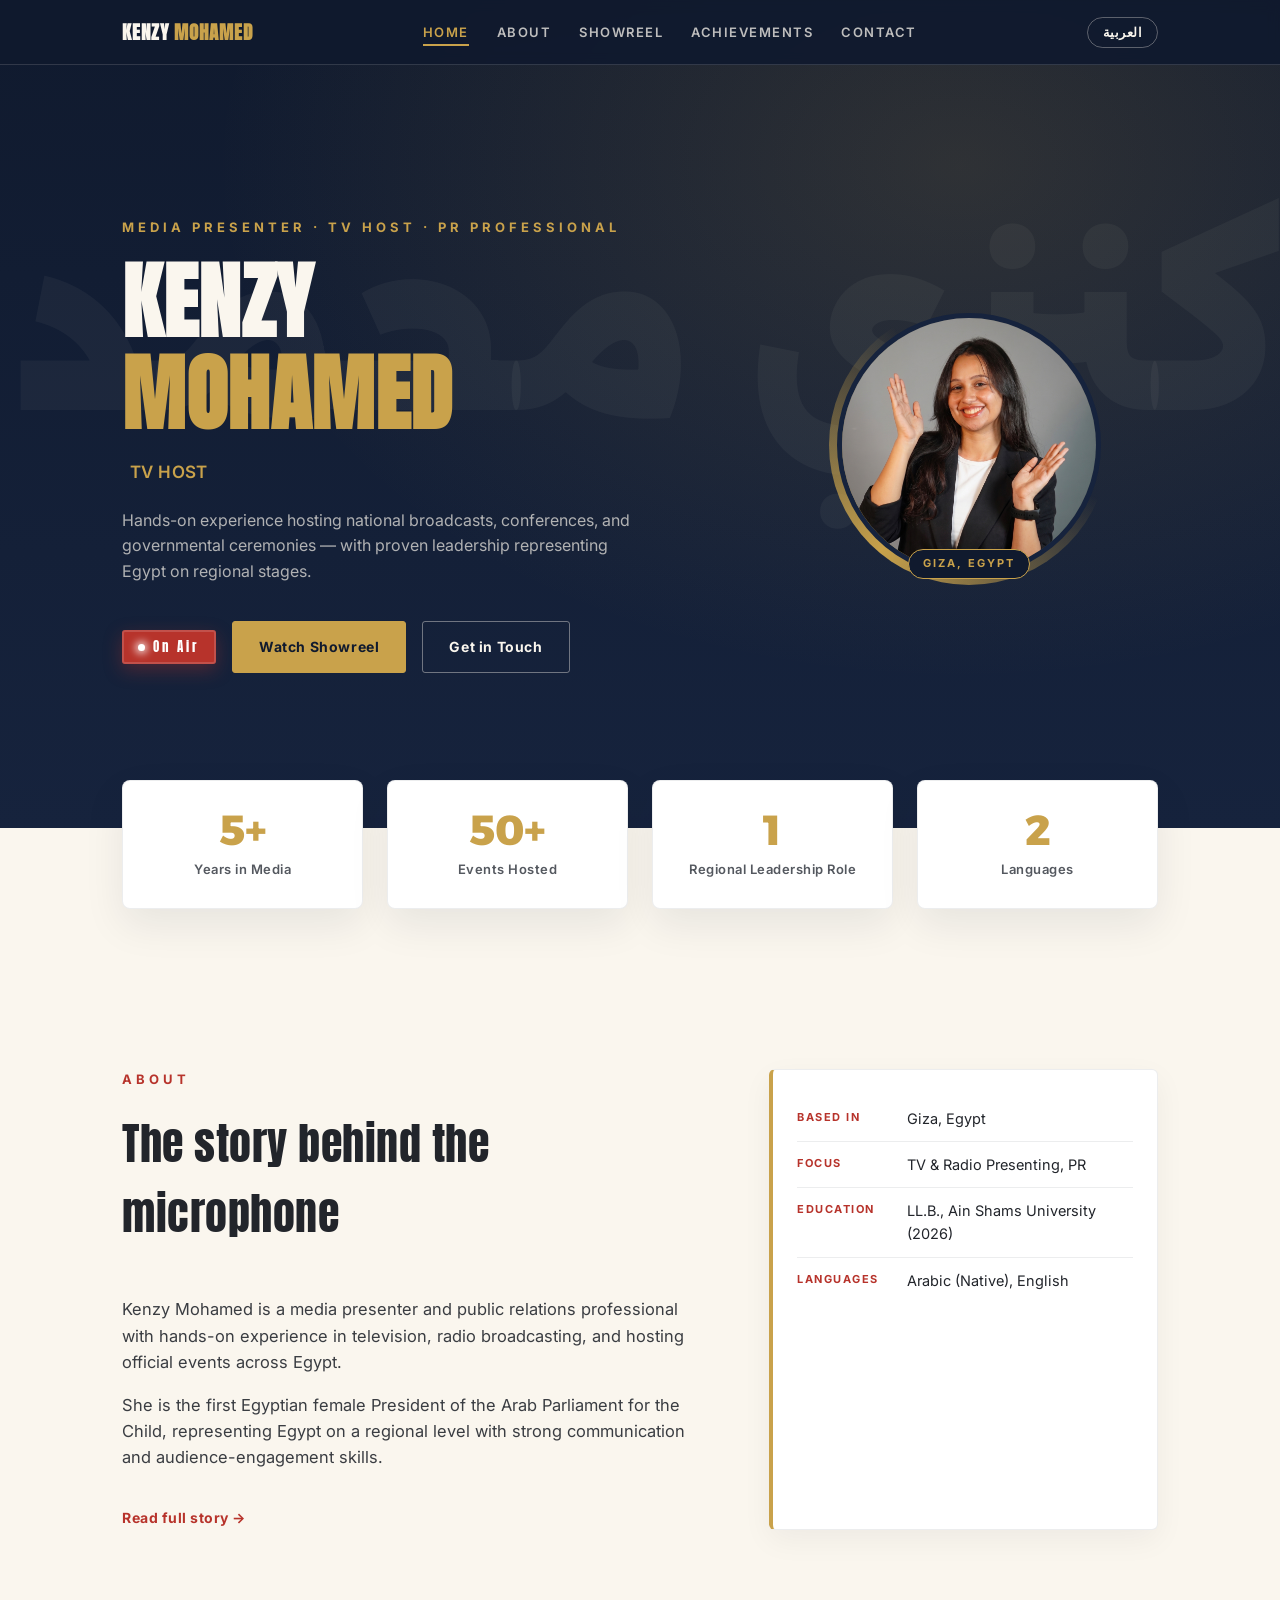
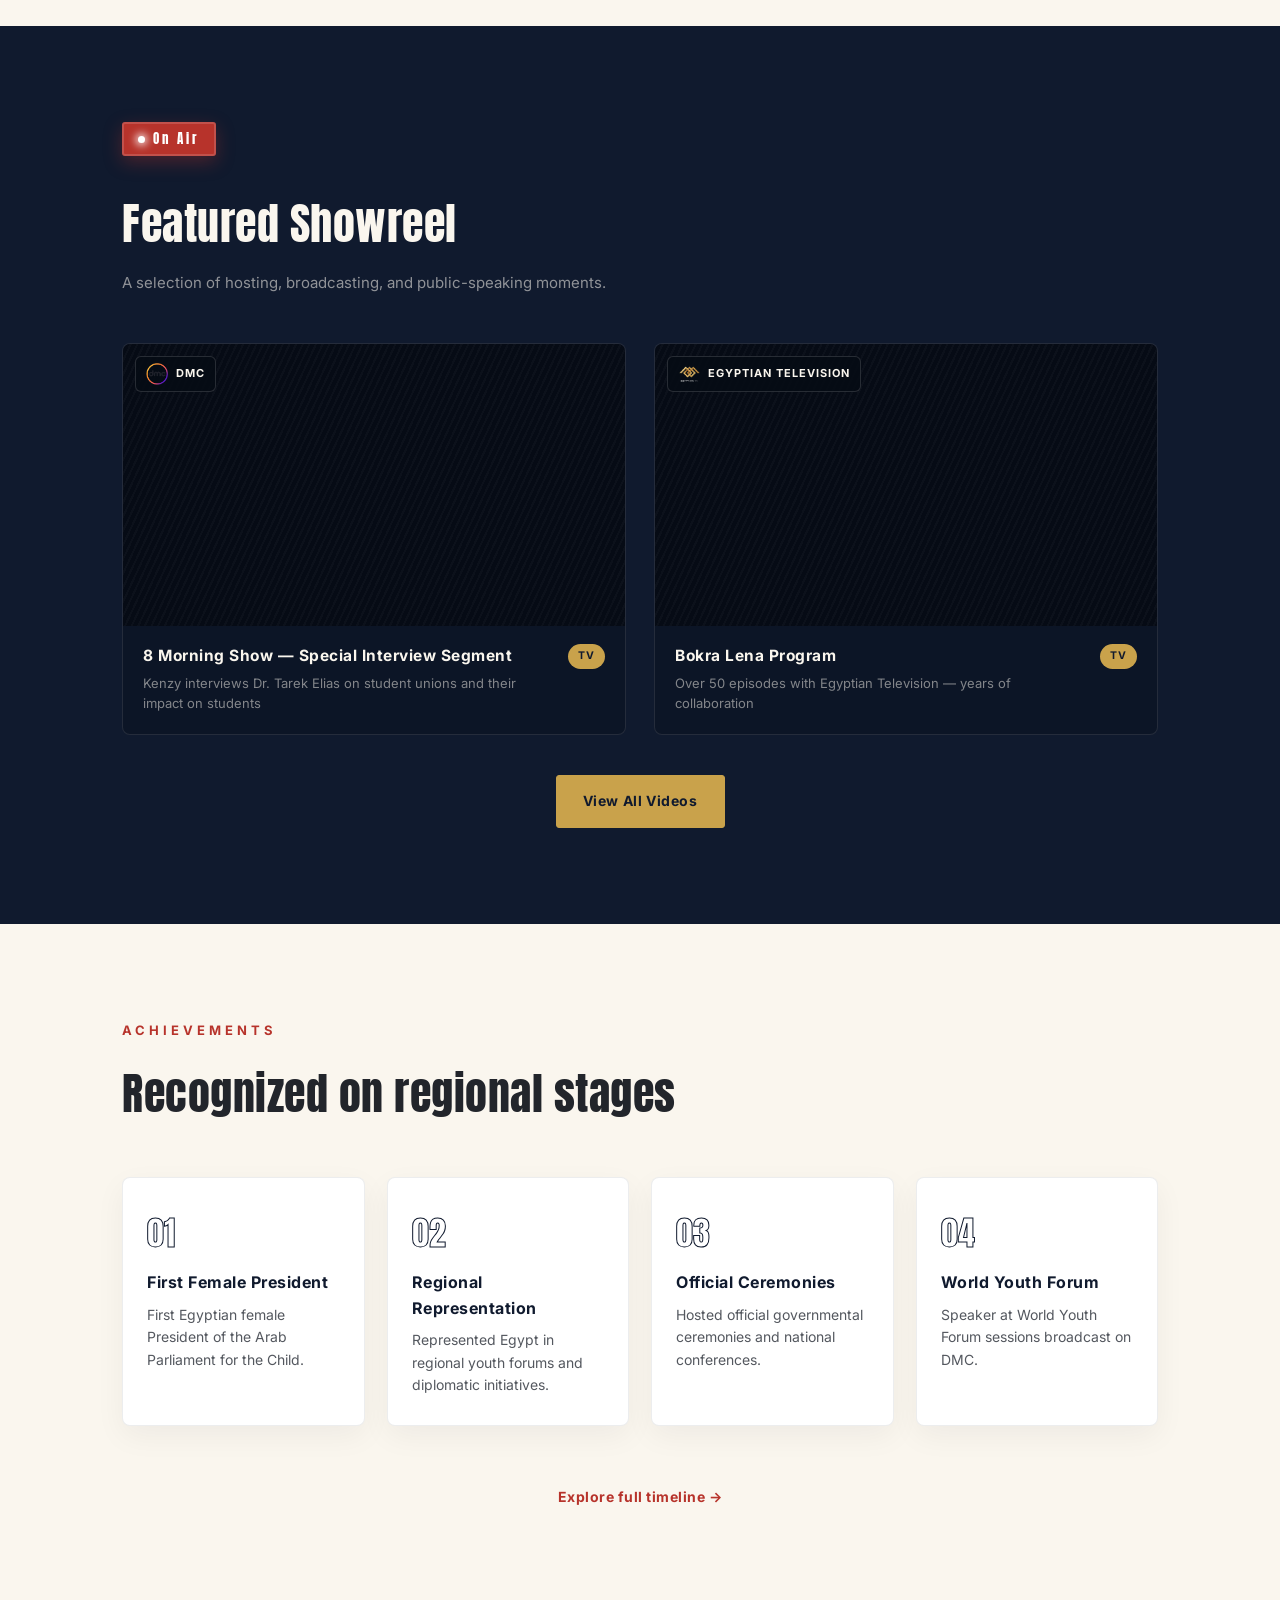
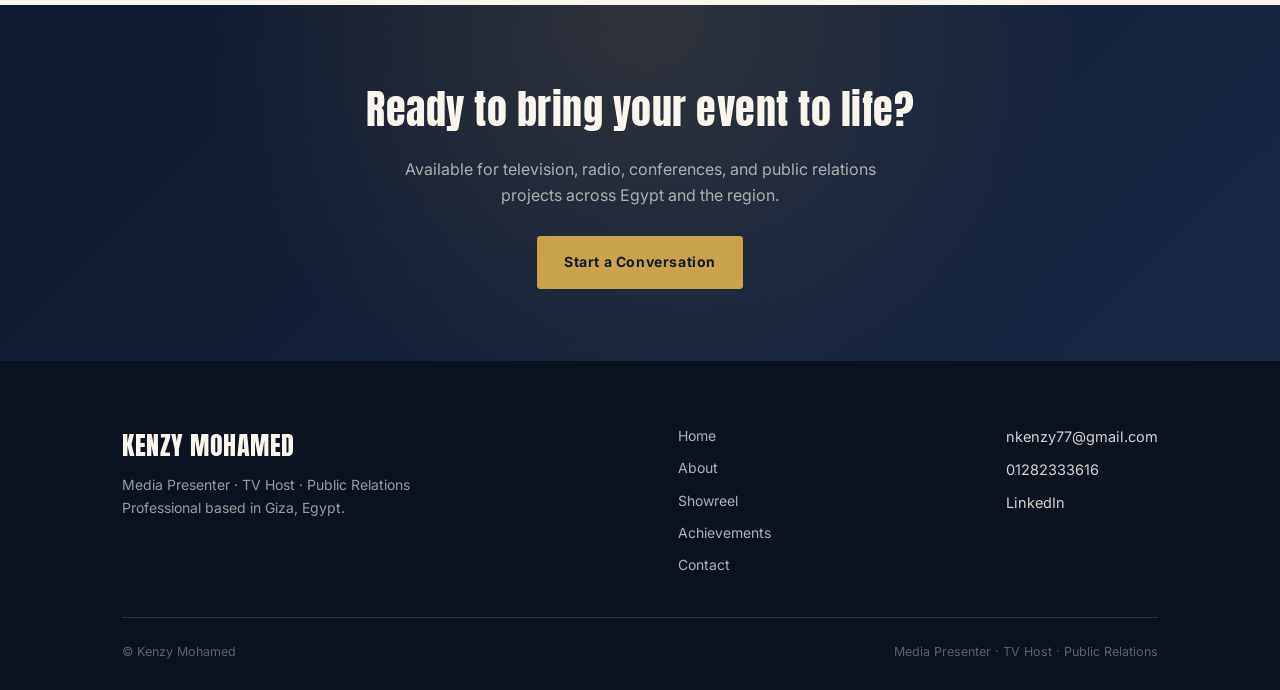
<file: index.html>
<!DOCTYPE html>
<html lang="en">
<head>
<meta charset="UTF-8">
<meta name="viewport" content="width=device-width, initial-scale=1.0">
<title data-i18n="home.metaTitle">Kenzy Mohamed — Media Presenter & PR Professional</title>
<meta name="description" content="Kenzy Mohamed — TV Host, Radio Presenter & Public Relations Professional based in Giza, Egypt." data-i18n-content="home.metaDesc">
<link rel="preconnect" href="https://fonts.googleapis.com">
<link href="https://fonts.googleapis.com/css2?family=Alexandria:wght@400;500;600;700;800;900&family=Anton&family=Inter:wght@400;500;600;700;800&family=Zilla+Slab:ital@0;1&family=Cairo:wght@400;600;700;800&family=Tajawal:wght@400;500;700;900&display=swap" rel="stylesheet">
<link rel="stylesheet" href="css/style.css">
</head>
<body data-page="home">

<div class="preloader" aria-hidden="true">
  <div class="preloader-logo" data-i18n-html="common.logo">KENZY <span>MOHAMED</span></div>
  <div class="preloader-bar"><span></span></div>
</div>

<nav class="nav">
  <div class="wrap">
    <a href="index.html" class="nav-logo" data-i18n-html="common.logo">KENZY <span>MOHAMED</span></a>
    <div class="nav-links" id="navLinks">
      <a href="index.html" data-i18n="nav.home">Home</a>
      <a href="about.html" data-i18n="nav.about">About</a>
      <a href="showreel.html" data-i18n="nav.showreel">Showreel</a>
      <a href="achievements.html" data-i18n="nav.achievements">Achievements</a>
      <a href="contact.html" data-i18n="nav.contact">Contact</a>
    </div>
    <div class="nav-controls">
      <button class="lang-toggle" id="langToggle" type="button" aria-label="Switch language">العربية</button>
      <button class="nav-toggle" id="navToggle" aria-label="Toggle menu">☰</button>
    </div>
  </div>
</nav>

<header class="hero" id="top">
  <div class="wrap hero-grid">
    <div>
      <span class="eyebrow" data-i18n="home.heroEyebrow">Media Presenter · TV Host · PR Professional</span>
      <h1 data-i18n-html="home.heroName">KENZY<br><em>MOHAMED</em></h1>
      <div class="hero-title">
        <span data-typing="TV HOST|Radio|Public Relations|Live Events" data-i18n-typing="home.heroTyping">Television</span>
      </div>
      <p class="hero-tagline" data-i18n="home.heroTagline">Hands-on experience hosting national broadcasts, conferences, and governmental ceremonies — with proven leadership representing Egypt on regional stages.</p>
      <div class="hero-cta">
        <span class="onair" data-i18n="common.onair">On Air</span>
        <a href="showreel.html" class="btn btn-solid" data-i18n="common.watchShowreel">Watch Showreel</a>
        <a href="contact.html" class="btn btn-ghost" data-i18n="common.getInTouch">Get in Touch</a>
      </div>
    </div>
    <div class="hero-photo-wrap">
      <div class="hero-photo-ring">
        <img src="assets/kenzy.jpg" alt="Kenzy Mohamed" data-i18n-alt="common.name">
        <div class="hero-photo-tag" data-i18n="home.heroLocationTag">GIZA, EGYPT</div>
      </div>
    </div>
  </div>
</header>

<section class="light" style="padding-top:0;padding-bottom:64px;">
  <div class="wrap">
    <div class="stats-row">
      <div class="stat-card reveal reveal-up" data-delay="0">
        <div class="num" data-count="5" data-suffix="+">0</div>
        <div class="label" data-i18n="home.statYears">Years in Media</div>
      </div>
      <div class="stat-card reveal reveal-up" data-delay="100">
        <div class="num" data-count="50" data-suffix="+">0</div>
        <div class="label" data-i18n="home.statEvents">Events Hosted</div>
      </div>
      <div class="stat-card reveal reveal-up" data-delay="200">
        <div class="num" data-count="1">0</div>
        <div class="label" data-i18n="home.statLeadership">Regional Leadership Role</div>
      </div>
      <div class="stat-card reveal reveal-up" data-delay="300">
        <div class="num" data-count="2">0</div>
        <div class="label" data-i18n="home.statLanguages">Languages</div>
      </div>
    </div>
  </div>
</section>

<section class="light">
  <div class="wrap about-grid">
    <div class="reveal reveal-left">
      <div class="section-head">
        <span class="eyebrow" data-i18n="common.aboutEyebrow">About</span>
        <h2 data-i18n="home.aboutHeading">The story behind the microphone</h2>
      </div>
      <p data-i18n="home.aboutP1">Kenzy Mohamed is a media presenter and public relations professional with hands-on experience in television, radio broadcasting, and hosting official events across Egypt.</p>
      <p data-i18n="home.aboutP2">She is the first Egyptian female President of the Arab Parliament for the Child, representing Egypt on a regional level with strong communication and audience-engagement skills.</p>
      <a href="about.html" class="text-link" data-i18n="home.aboutReadMore">Read full story →</a>
    </div>
    <div class="fact-card reveal reveal-right" data-delay="150">
      <div class="fact-row"><div class="k" data-i18n="common.factBasedIn">Based in</div><div data-i18n="common.factBasedInVal">Giza, Egypt</div></div>
      <div class="fact-row"><div class="k" data-i18n="common.factFocus">Focus</div><div data-i18n="common.factFocusValShort">TV &amp; Radio Presenting, PR</div></div>
      <div class="fact-row"><div class="k" data-i18n="common.factEducation">Education</div><div data-i18n="common.factEducationVal">LL.B., Ain Shams University (2026)</div></div>
      <div class="fact-row"><div class="k" data-i18n="common.factLanguages">Languages</div><div data-i18n="common.factLanguagesVal">Arabic (Native), English</div></div>
    </div>
  </div>
</section>

<section class="dark">
  <div class="wrap">
    <div class="section-head reveal reveal-up">
      <span class="onair" style="margin-bottom:16px;" data-i18n="common.onair">On Air</span>
      <h2 style="margin-top:16px;" data-i18n="home.showreelHeading">Featured Showreel</h2>
      <p style="color:rgba(250,246,238,0.55);margin-top:12px;font-size:15px;" data-i18n="home.showreelDesc">A selection of hosting, broadcasting, and public-speaking moments.</p>
    </div>
    <div class="video-grid">
      <div class="video-card reveal reveal-up" data-delay="0">
        <div class="video-frame">
          <div class="video-channel">
            <img src="assets/logos/dmc.png" alt="DMC" onerror="this.style.display='none'">
            <span>DMC</span>
          </div>
          <iframe src="https://www.youtube.com/embed/a9ezrN0AweE?start=3131&amp;end=4227" title="8 Morning Show — Kenzy Hosts a Special Interview" loading="lazy" allowfullscreen></iframe>
        </div>
        <div class="video-meta">
          <div><h3 data-i18n="video.v1t">8 Morning Show — Special Interview Segment</h3><p data-i18n="video.v1d">Kenzy interviews Dr. Tarek Elias on student unions and their impact on students</p></div>
          <span class="video-tag" data-i18n="video.v1g">TV</span>
        </div>
      </div>
      <div class="video-card reveal reveal-up" data-delay="120">
        <div class="video-frame">
          <div class="video-channel">
            <img src="assets/logos/التلفيزيون المصري.webp" alt="Egyptian Television" onerror="this.style.display='none'">
            <span data-i18n="video.v4ch">Egyptian Television</span>
          </div>
          <iframe src="https://www.youtube.com/embed/0RQ9aA21-9s" title="Bokra Lena Program" loading="lazy" allowfullscreen></iframe>
        </div>
        <div class="video-meta">
          <div><h3 data-i18n="video.v4t">Bokra Lena Program</h3><p data-i18n="video.v4d">Over 50 episodes with Egyptian Television — years of collaboration</p></div>
          <span class="video-tag" data-i18n="video.v4g">TV</span>
        </div>
      </div>
    </div>
    <div style="text-align:center;margin-top:40px;">
      <a href="showreel.html" class="btn btn-solid" data-i18n="home.showreelViewAll">View All Videos</a>
    </div>
  </div>
</section>

<section class="light">
  <div class="wrap">
    <div class="section-head reveal reveal-up">
      <span class="eyebrow" data-i18n="common.achievementsEyebrow">Achievements</span>
      <h2 data-i18n="home.achHeading">Recognized on regional stages</h2>
    </div>
    <div class="highlight-grid">
      <div class="highlight-card reveal reveal-up" data-delay="0">
        <span class="num">01</span>
        <h3 data-i18n="home.ach1t">First Female President</h3>
        <p data-i18n="home.ach1d">First Egyptian female President of the Arab Parliament for the Child.</p>
      </div>
      <div class="highlight-card reveal reveal-up" data-delay="100">
        <span class="num">02</span>
        <h3 data-i18n="home.ach2t">Regional Representation</h3>
        <p data-i18n="home.ach2d">Represented Egypt in regional youth forums and diplomatic initiatives.</p>
      </div>
      <div class="highlight-card reveal reveal-up" data-delay="200">
        <span class="num">03</span>
        <h3 data-i18n="home.ach3t">Official Ceremonies</h3>
        <p data-i18n="home.ach3d">Hosted official governmental ceremonies and national conferences.</p>
      </div>
      <div class="highlight-card reveal reveal-up" data-delay="300">
        <span class="num">04</span>
        <h3 data-i18n="home.ach4t">World Youth Forum</h3>
        <p data-i18n="home.ach4d">Speaker at World Youth Forum sessions broadcast on DMC.</p>
      </div>
    </div>
    <div style="text-align:center;margin-top:40px;">
      <a href="achievements.html" class="text-link" data-i18n="home.achExplore">Explore full timeline →</a>
    </div>
  </div>
</section>

<section class="cta-band">
  <div class="wrap reveal reveal-scale">
    <h2 data-i18n="home.ctaHeading">Ready to bring your event to life?</h2>
    <p data-i18n="home.ctaDesc">Available for television, radio, conferences, and public relations projects across Egypt and the region.</p>
    <a href="contact.html" class="btn btn-solid" data-i18n="home.ctaButton">Start a Conversation</a>
  </div>
</section>

<footer class="footer">
  <div class="wrap">
    <div class="footer-top">
      <div class="footer-brand">
        <h2 data-i18n="common.logoPlain">KENZY MOHAMED</h2>
        <p data-i18n="footer.tagline">Media Presenter · TV Host · Public Relations Professional based in Giza, Egypt.</p>
      </div>
      <div class="footer-links">
        <a href="index.html" data-i18n="nav.home">Home</a>
        <a href="about.html" data-i18n="nav.about">About</a>
        <a href="showreel.html" data-i18n="nav.showreel">Showreel</a>
        <a href="achievements.html" data-i18n="nav.achievements">Achievements</a>
        <a href="contact.html" data-i18n="nav.contact">Contact</a>
      </div>
      <div class="footer-contact">
        <a href="mailto:nkenzy77@gmail.com">nkenzy77@gmail.com</a>
        <a href="tel:+201282333616">01282333616</a>
        <a href="https://linkedin.com/in/kenzy-mohamed-aa17b4229" target="_blank" rel="noopener">LinkedIn</a>
      </div>
    </div>
    <div class="footer-bottom">
      <span data-i18n="footer.copy">© Kenzy Mohamed</span>
      <span data-i18n="footer.tagShort">Media Presenter · TV Host · Public Relations</span>
    </div>
  </div>
</footer>

<button class="back-top" aria-label="Back to top">↑</button>
<script src="js/main.js"></script>
<script src="js/i18n.js"></script>
</body>
</html>
</file>
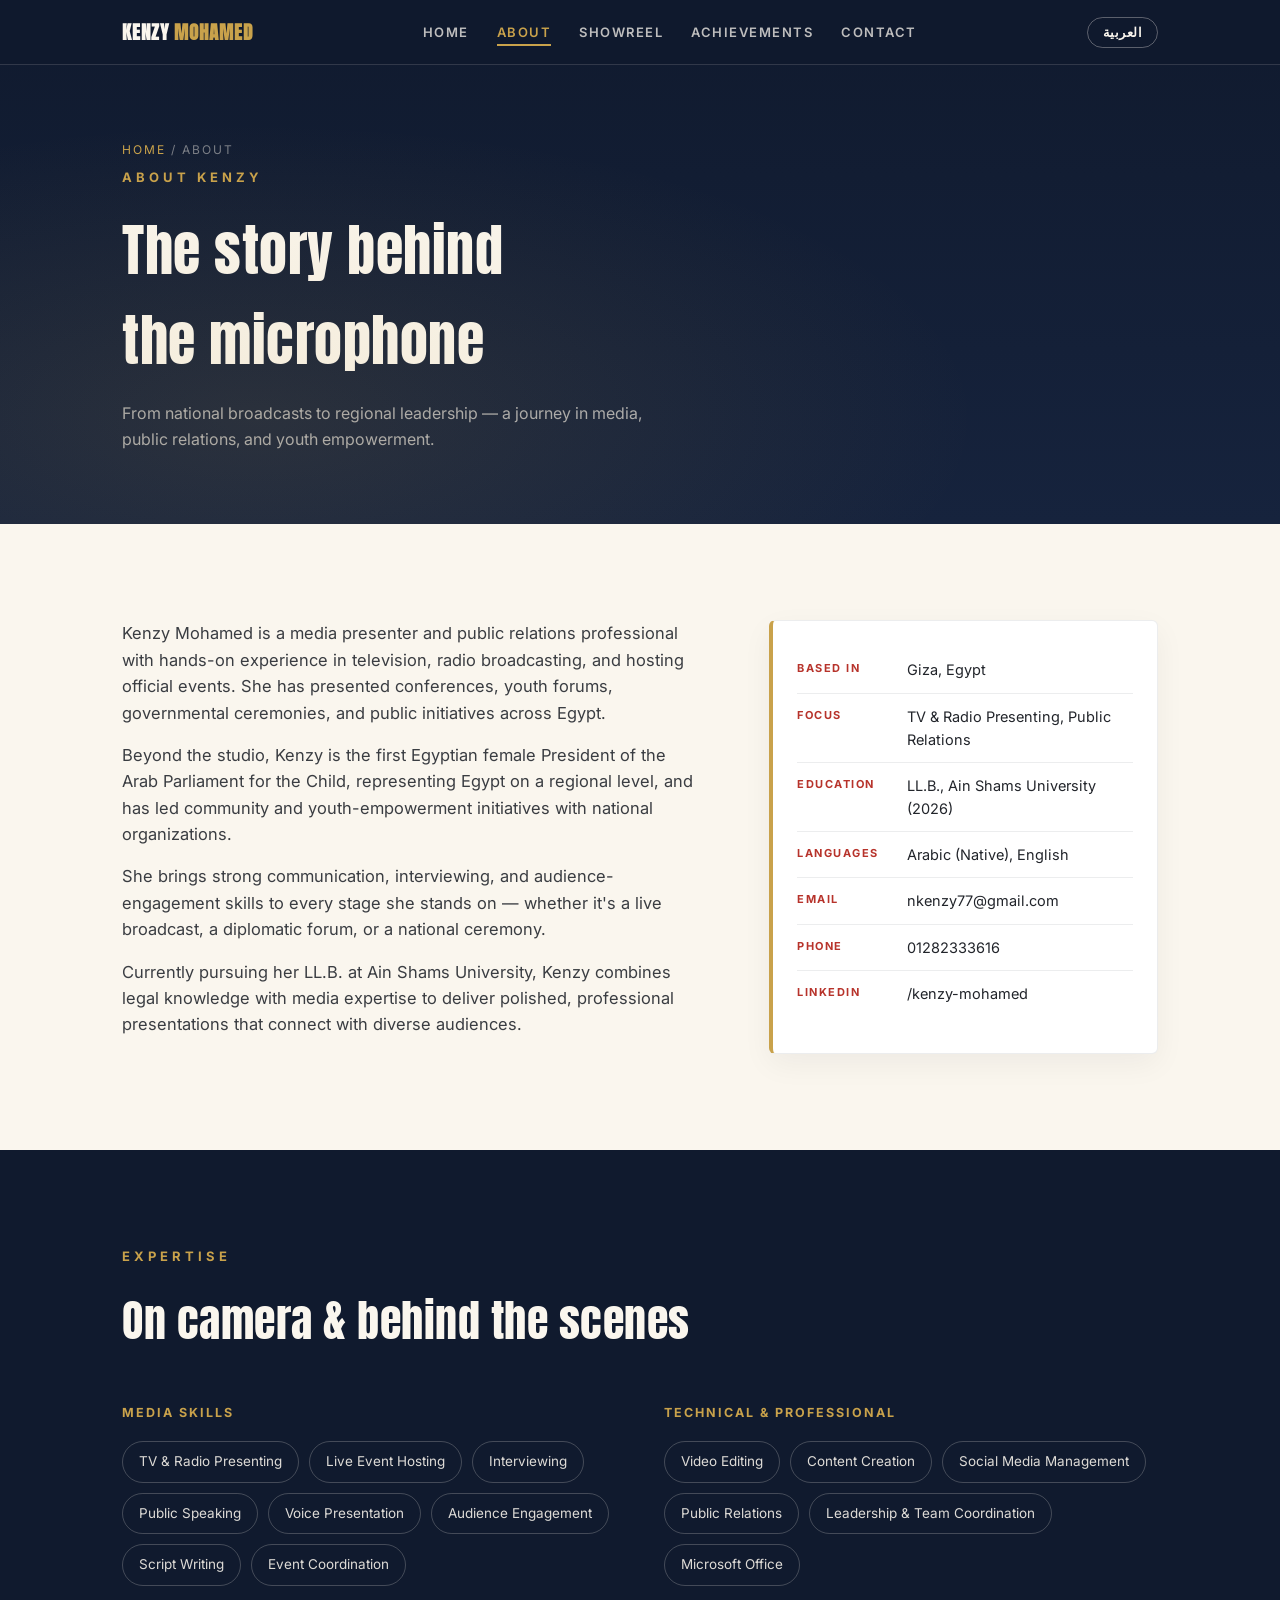
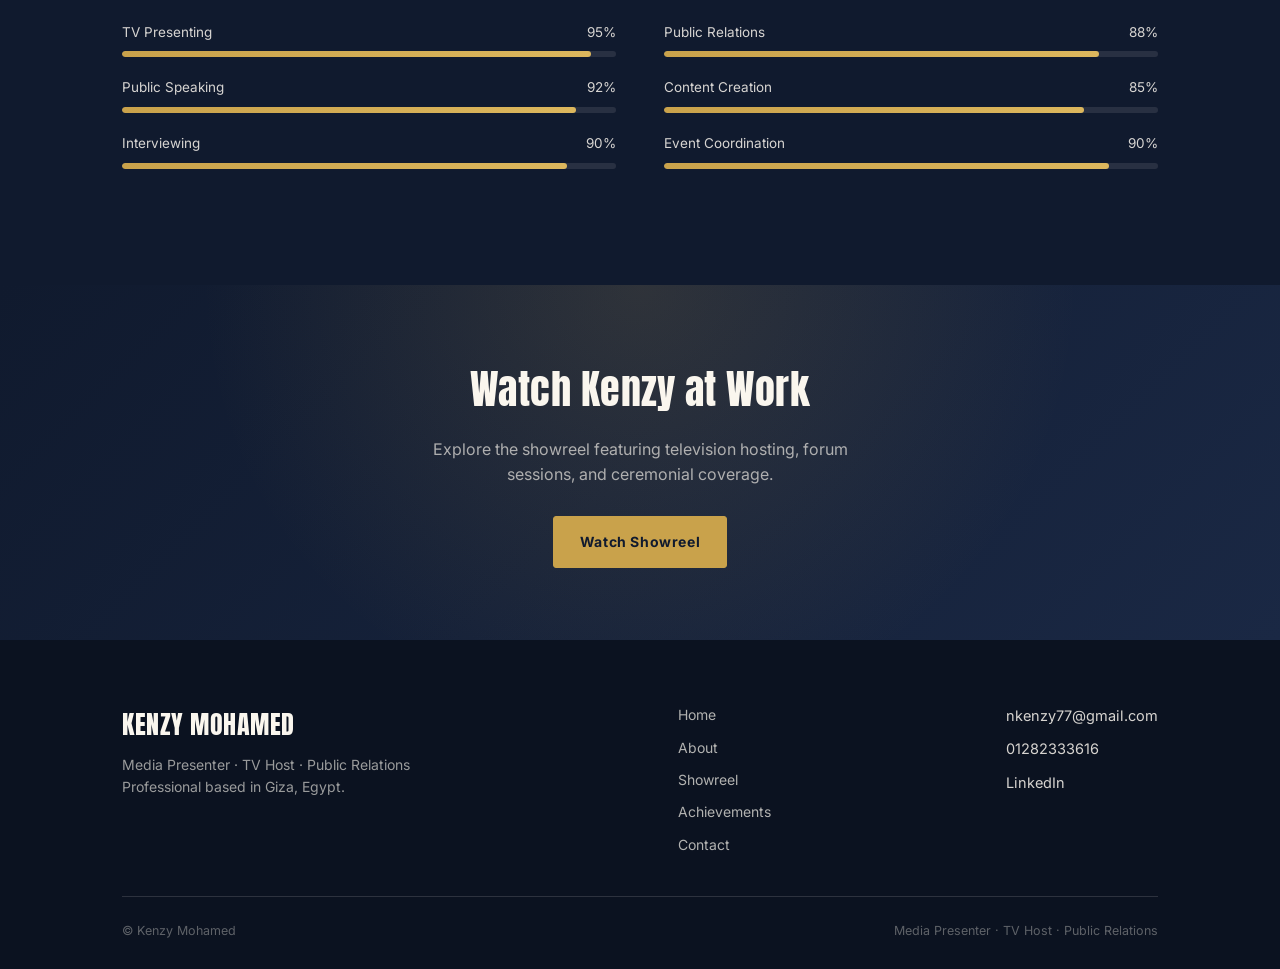
<file: about.html>
﻿<!DOCTYPE html>
<html lang="en">
<head>
<meta charset="UTF-8">
<meta name="viewport" content="width=device-width, initial-scale=1.0">
<title data-i18n="about.metaTitle">About — Kenzy Mohamed</title>
<meta name="description" content="Learn about Kenzy Mohamed — media presenter, TV host, and PR professional from Giza, Egypt." data-i18n-content="about.metaDesc">
<link rel="preconnect" href="https://fonts.googleapis.com">
<link href="https://fonts.googleapis.com/css2?family=Alexandria:wght@400;500;600;700;800;900&family=Anton&family=Inter:wght@400;500;600;700;800&family=Zilla+Slab:ital@0;1&family=Cairo:wght@400;600;700;800&family=Tajawal:wght@400;500;700;900&display=swap" rel="stylesheet">
<link rel="stylesheet" href="css/style.css">
</head>
<body data-page="about">

<div class="preloader" aria-hidden="true">
  <div class="preloader-logo" data-i18n-html="common.logo">KENZY <span>MOHAMED</span></div>
  <div class="preloader-bar"><span></span></div>
</div>

<nav class="nav">
  <div class="wrap">
    <a href="index.html" class="nav-logo" data-i18n-html="common.logo">KENZY <span>MOHAMED</span></a>
    <div class="nav-links" id="navLinks">
      <a href="index.html" data-i18n="nav.home">Home</a>
      <a href="about.html" data-i18n="nav.about">About</a>
      <a href="showreel.html" data-i18n="nav.showreel">Showreel</a>
      <a href="achievements.html" data-i18n="nav.achievements">Achievements</a>
      <a href="contact.html" data-i18n="nav.contact">Contact</a>
    </div>
    <div class="nav-controls">
      <button class="lang-toggle" id="langToggle" type="button" aria-label="Switch language">العربية</button>
      <button class="nav-toggle" id="navToggle" aria-label="Toggle menu">☰</button>
    </div>
  </div>
</nav>

<header class="page-hero">
  <div class="wrap">
    <div class="breadcrumb reveal reveal-up"><a href="index.html" data-i18n="nav.home">Home</a> / <span data-i18n="about.breadcrumb">About</span></div>
    <span class="eyebrow reveal reveal-up" data-delay="50" data-i18n="about.heroEyebrow">About Kenzy</span>
    <h1 class="reveal reveal-up" data-delay="100" data-i18n-html="about.heroH1">The story behind<br>the microphone</h1>
    <p class="reveal reveal-up" data-delay="180" data-i18n="about.heroP">From national broadcasts to regional leadership — a journey in media, public relations, and youth empowerment.</p>
  </div>
</header>

<section class="light">
  <div class="wrap about-grid">
    <div class="reveal reveal-left">
      <p data-i18n="about.p1">Kenzy Mohamed is a media presenter and public relations professional with hands-on experience in television, radio broadcasting, and hosting official events. She has presented conferences, youth forums, governmental ceremonies, and public initiatives across Egypt.</p>
      <p data-i18n="about.p2">Beyond the studio, Kenzy is the first Egyptian female President of the Arab Parliament for the Child, representing Egypt on a regional level, and has led community and youth-empowerment initiatives with national organizations.</p>
      <p data-i18n="about.p3">She brings strong communication, interviewing, and audience-engagement skills to every stage she stands on — whether it's a live broadcast, a diplomatic forum, or a national ceremony.</p>
      <p data-i18n="about.p4">Currently pursuing her LL.B. at Ain Shams University, Kenzy combines legal knowledge with media expertise to deliver polished, professional presentations that connect with diverse audiences.</p>
    </div>
    <div class="fact-card reveal reveal-right" data-delay="150">
      <div class="fact-row"><div class="k" data-i18n="common.factBasedIn">Based in</div><div data-i18n="common.factBasedInVal">Giza, Egypt</div></div>
      <div class="fact-row"><div class="k" data-i18n="common.factFocus">Focus</div><div data-i18n="common.factFocusValFull">TV &amp; Radio Presenting, Public Relations</div></div>
      <div class="fact-row"><div class="k" data-i18n="common.factEducation">Education</div><div data-i18n="common.factEducationVal">LL.B., Ain Shams University (2026)</div></div>
      <div class="fact-row"><div class="k" data-i18n="common.factLanguages">Languages</div><div data-i18n="common.factLanguagesVal">Arabic (Native), English</div></div>
      <div class="fact-row"><div class="k">Email</div><div><a href="mailto:nkenzy77@gmail.com">nkenzy77@gmail.com</a></div></div>
      <div class="fact-row"><div class="k">Phone</div><div><a href="tel:+201282333616">01282333616</a></div></div>
      <div class="fact-row"><div class="k">LinkedIn</div><div><a href="https://linkedin.com/in/kenzy-mohamed-aa17b4229" target="_blank" rel="noopener">/kenzy-mohamed</a></div></div>
    </div>
  </div>
</section>

<section class="dark">
  <div class="wrap">
    <div class="section-head reveal reveal-up">
      <span class="eyebrow" data-i18n="common.expertiseEyebrow">Expertise</span>
      <h2 data-i18n="about.expertiseHeading">On camera &amp; behind the scenes</h2>
    </div>
    <div class="skill-cols">
      <div class="reveal reveal-left">
        <h3 data-i18n="about.mediaSkillsHeading">Media Skills</h3>
        <div class="pill-group">
          <span class="pill" data-i18n="about.pillTvRadio">TV &amp; Radio Presenting</span>
          <span class="pill" data-i18n="about.pillLiveEvent">Live Event Hosting</span>
          <span class="pill" data-i18n="about.pillInterviewing">Interviewing</span>
          <span class="pill" data-i18n="about.pillPublicSpeaking">Public Speaking</span>
          <span class="pill" data-i18n="about.pillVoicePresentation">Voice Presentation</span>
          <span class="pill" data-i18n="about.pillAudienceEngagement">Audience Engagement</span>
          <span class="pill" data-i18n="about.pillScriptWriting">Script Writing</span>
          <span class="pill" data-i18n="about.pillEventCoordination">Event Coordination</span>
        </div>
        <div style="margin-top:36px;">
          <div class="skill-bar-wrap">
            <div class="label"><span data-i18n="about.barTvPresenting">TV Presenting</span><span>95%</span></div>
            <div class="skill-bar"><span data-width="95%"></span></div>
          </div>
          <div class="skill-bar-wrap">
            <div class="label"><span data-i18n="about.barPublicSpeaking">Public Speaking</span><span>92%</span></div>
            <div class="skill-bar"><span data-width="92%"></span></div>
          </div>
          <div class="skill-bar-wrap">
            <div class="label"><span data-i18n="about.barInterviewing">Interviewing</span><span>90%</span></div>
            <div class="skill-bar"><span data-width="90%"></span></div>
          </div>
        </div>
      </div>
      <div class="reveal reveal-right" data-delay="150">
        <h3 data-i18n="about.techProHeading">Technical &amp; Professional</h3>
        <div class="pill-group">
          <span class="pill" data-i18n="about.pillVideoEditing">Video Editing</span>
          <span class="pill" data-i18n="about.pillContentCreation">Content Creation</span>
          <span class="pill" data-i18n="about.pillSocialMedia">Social Media Management</span>
          <span class="pill" data-i18n="about.pillPR">Public Relations</span>
          <span class="pill" data-i18n="about.pillLeadership">Leadership &amp; Team Coordination</span>
          <span class="pill" data-i18n="about.pillMsOffice">Microsoft Office</span>
        </div>
        <div style="margin-top:36px;">
          <div class="skill-bar-wrap">
            <div class="label"><span data-i18n="about.barPR">Public Relations</span><span>88%</span></div>
            <div class="skill-bar"><span data-width="88%"></span></div>
          </div>
          <div class="skill-bar-wrap">
            <div class="label"><span data-i18n="about.barContentCreation">Content Creation</span><span>85%</span></div>
            <div class="skill-bar"><span data-width="85%"></span></div>
          </div>
          <div class="skill-bar-wrap">
            <div class="label"><span data-i18n="about.barEventCoordination">Event Coordination</span><span>90%</span></div>
            <div class="skill-bar"><span data-width="90%"></span></div>
          </div>
        </div>
      </div>
    </div>
  </div>
</section>

<section class="cta-band">
  <div class="wrap reveal reveal-scale">
    <h2 data-i18n="about.ctaHeading">Want to see Kenzy in action?</h2>
    <p data-i18n="about.ctaDesc">Explore the showreel featuring television hosting, forum sessions, and ceremonial coverage.</p>
    <a href="showreel.html" class="btn btn-solid" data-i18n="about.ctaButton">Watch Showreel</a>
  </div>
</section>

<footer class="footer">
  <div class="wrap">
    <div class="footer-top">
      <div class="footer-brand">
        <h2 data-i18n="common.logoPlain">KENZY MOHAMED</h2>
        <p data-i18n="footer.tagline">Media Presenter · TV Host · Public Relations Professional based in Giza, Egypt.</p>
      </div>
      <div class="footer-links">
        <a href="index.html" data-i18n="nav.home">Home</a>
        <a href="about.html" data-i18n="nav.about">About</a>
        <a href="showreel.html" data-i18n="nav.showreel">Showreel</a>
        <a href="achievements.html" data-i18n="nav.achievements">Achievements</a>
        <a href="contact.html" data-i18n="nav.contact">Contact</a>
      </div>
      <div class="footer-contact">
        <a href="mailto:nkenzy77@gmail.com">nkenzy77@gmail.com</a>
        <a href="tel:+201282333616">01282333616</a>
        <a href="https://linkedin.com/in/kenzy-mohamed-aa17b4229" target="_blank" rel="noopener">LinkedIn</a>
      </div>
    </div>
    <div class="footer-bottom">
      <span data-i18n="footer.copy">© Kenzy Mohamed</span>
      <span data-i18n="footer.tagShort">Media Presenter · TV Host · Public Relations</span>
    </div>
  </div>
</footer>

<button class="back-top" aria-label="Back to top">↑</button>
<script src="js/main.js"></script>
<script src="js/i18n.js"></script>
</body>
</html>
</file>
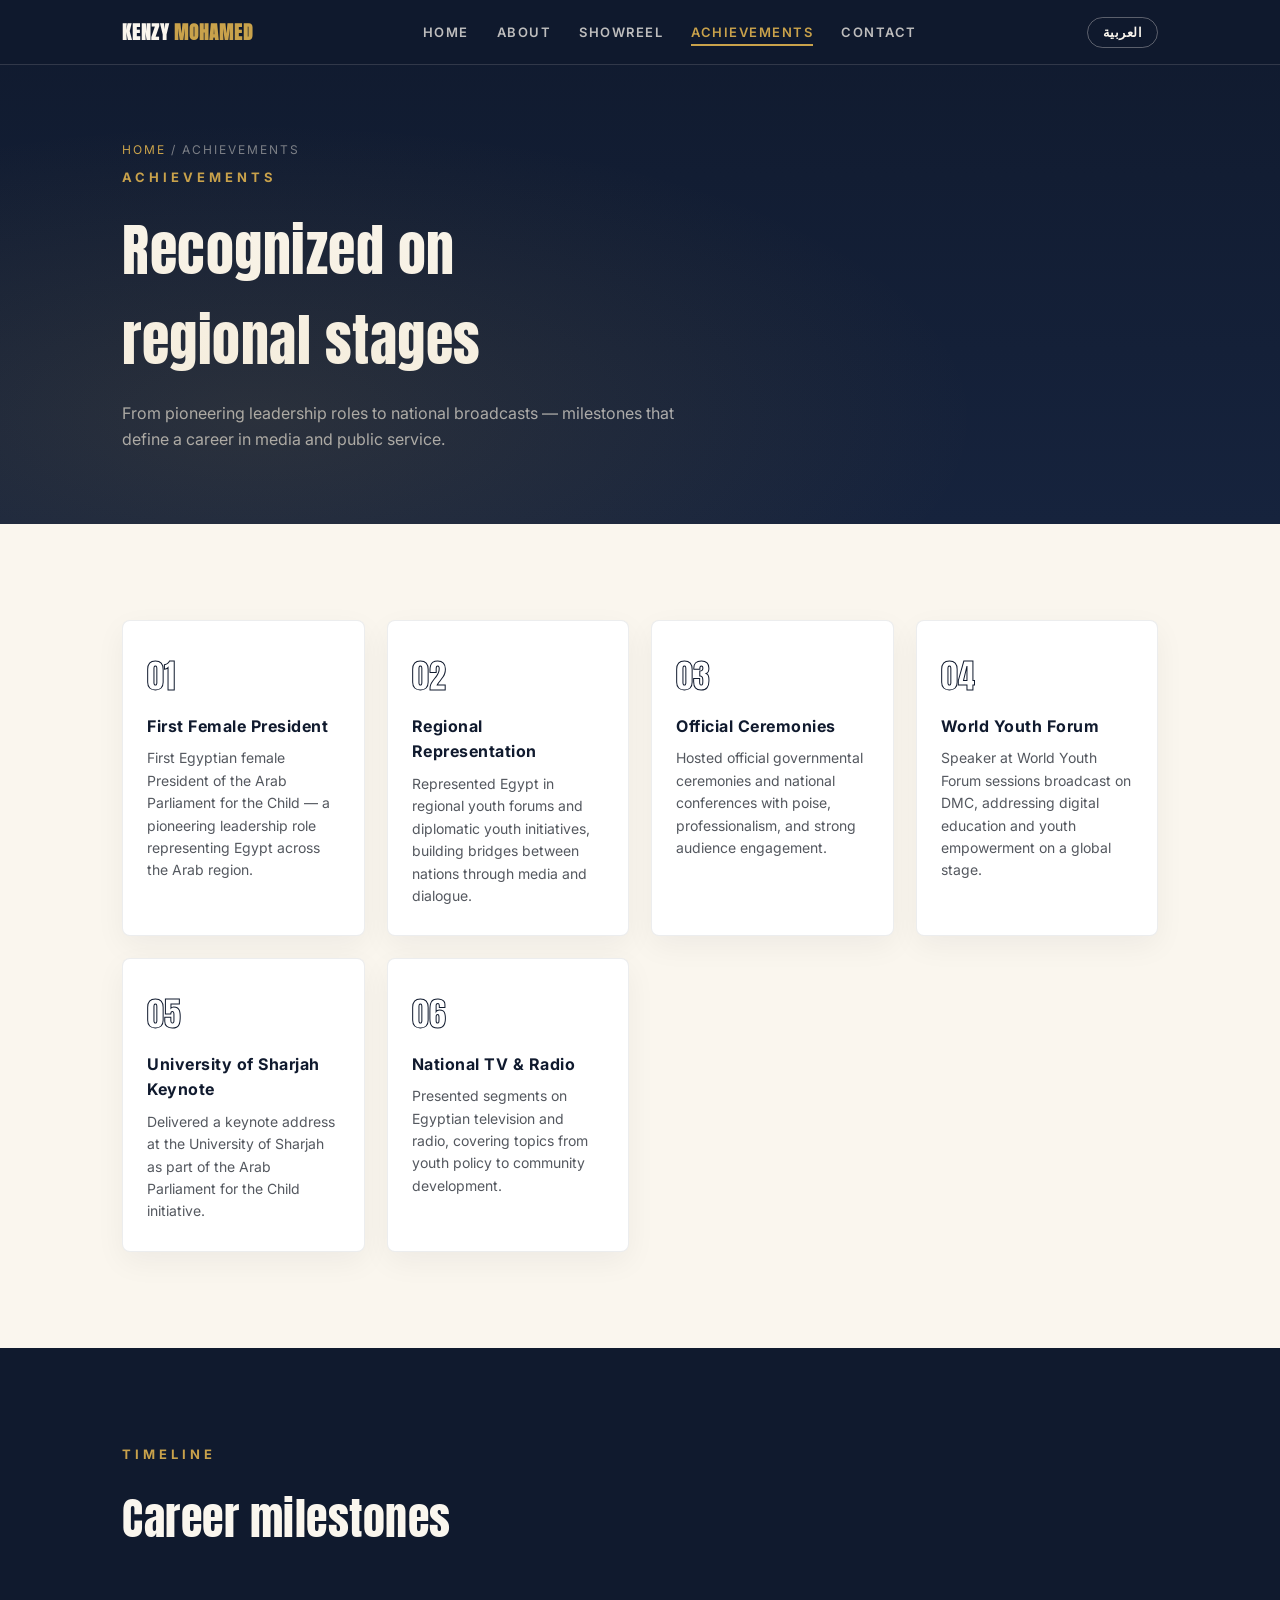
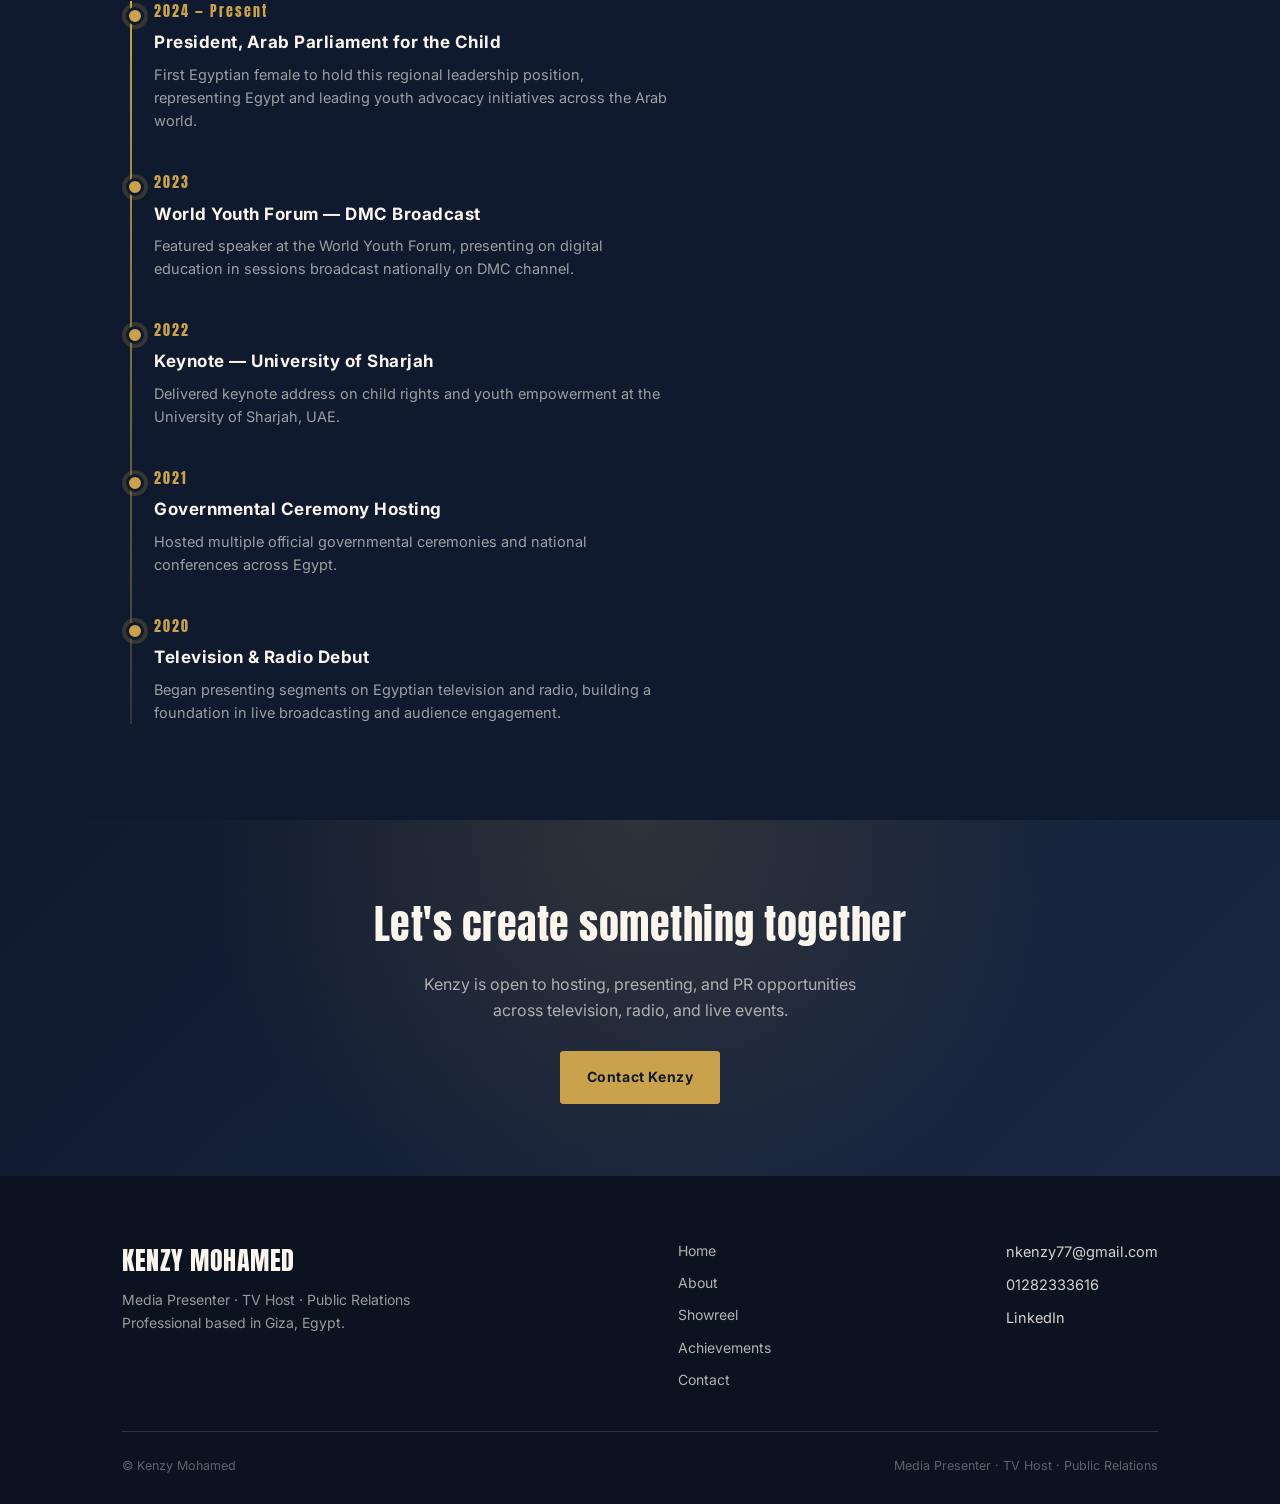
<file: achievements.html>
﻿<!DOCTYPE html>
<html lang="en">
<head>
<meta charset="UTF-8">
<meta name="viewport" content="width=device-width, initial-scale=1.0">
<title data-i18n="achievements.metaTitle">Achievements — Kenzy Mohamed</title>
<meta name="description" content="Kenzy Mohamed's achievements — regional leadership, official ceremonies, and World Youth Forum." data-i18n-content="achievements.metaDesc">
<link rel="preconnect" href="https://fonts.googleapis.com">
<link href="https://fonts.googleapis.com/css2?family=Alexandria:wght@400;500;600;700;800;900&family=Anton&family=Inter:wght@400;500;600;700;800&family=Zilla+Slab:ital@0;1&family=Cairo:wght@400;600;700;800&family=Tajawal:wght@400;500;700;900&display=swap" rel="stylesheet">
<link rel="stylesheet" href="css/style.css">
</head>
<body data-page="achievements">

<div class="preloader" aria-hidden="true">
  <div class="preloader-logo" data-i18n-html="common.logo">KENZY <span>MOHAMED</span></div>
  <div class="preloader-bar"><span></span></div>
</div>

<nav class="nav">
  <div class="wrap">
    <a href="index.html" class="nav-logo" data-i18n-html="common.logo">KENZY <span>MOHAMED</span></a>
    <div class="nav-links" id="navLinks">
      <a href="index.html" data-i18n="nav.home">Home</a>
      <a href="about.html" data-i18n="nav.about">About</a>
      <a href="showreel.html" data-i18n="nav.showreel">Showreel</a>
      <a href="achievements.html" data-i18n="nav.achievements">Achievements</a>
      <a href="contact.html" data-i18n="nav.contact">Contact</a>
    </div>
    <div class="nav-controls">
      <button class="lang-toggle" id="langToggle" type="button" aria-label="Switch language">العربية</button>
      <button class="nav-toggle" id="navToggle" aria-label="Toggle menu">☰</button>
    </div>
  </div>
</nav>

<header class="page-hero">
  <div class="wrap">
    <div class="breadcrumb reveal reveal-up"><a href="index.html" data-i18n="nav.home">Home</a> / <span data-i18n="achievements.breadcrumb">Achievements</span></div>
    <span class="eyebrow reveal reveal-up" data-delay="50" data-i18n="achievements.heroEyebrow">Achievements</span>
    <h1 class="reveal reveal-up" data-delay="100" data-i18n-html="achievements.heroH1">Recognized on<br>regional stages</h1>
    <p class="reveal reveal-up" data-delay="180" data-i18n="achievements.heroP">From pioneering leadership roles to national broadcasts — milestones that define a career in media and public service.</p>
  </div>
</header>

<section class="light">
  <div class="wrap">
    <div class="highlight-grid">
      <div class="highlight-card reveal reveal-up" data-delay="0">
        <span class="num">01</span>
        <h3 data-i18n="achievements.c1t">First Female President</h3>
        <p data-i18n="achievements.c1d">First Egyptian female President of the Arab Parliament for the Child — a pioneering leadership role representing Egypt across the Arab region.</p>
      </div>
      <div class="highlight-card reveal reveal-up" data-delay="100">
        <span class="num">02</span>
        <h3 data-i18n="achievements.c2t">Regional Representation</h3>
        <p data-i18n="achievements.c2d">Represented Egypt in regional youth forums and diplomatic youth initiatives, building bridges between nations through media and dialogue.</p>
      </div>
      <div class="highlight-card reveal reveal-up" data-delay="200">
        <span class="num">03</span>
        <h3 data-i18n="achievements.c3t">Official Ceremonies</h3>
        <p data-i18n="achievements.c3d">Hosted official governmental ceremonies and national conferences with poise, professionalism, and strong audience engagement.</p>
      </div>
      <div class="highlight-card reveal reveal-up" data-delay="300">
        <span class="num">04</span>
        <h3 data-i18n="achievements.c4t">World Youth Forum</h3>
        <p data-i18n="achievements.c4d">Speaker at World Youth Forum sessions broadcast on DMC, addressing digital education and youth empowerment on a global stage.</p>
      </div>
      <div class="highlight-card reveal reveal-up" data-delay="0">
        <span class="num">05</span>
        <h3 data-i18n="achievements.c5t">University of Sharjah Keynote</h3>
        <p data-i18n="achievements.c5d">Delivered a keynote address at the University of Sharjah as part of the Arab Parliament for the Child initiative.</p>
      </div>
      <div class="highlight-card reveal reveal-up" data-delay="100">
        <span class="num">06</span>
        <h3 data-i18n="achievements.c6t">National TV &amp; Radio</h3>
        <p data-i18n="achievements.c6d">Presented segments on Egyptian television and radio, covering topics from youth policy to community development.</p>
      </div>
    </div>
  </div>
</section>

<section class="dark">
  <div class="wrap">
    <div class="section-head reveal reveal-up">
      <span class="eyebrow" data-i18n="common.timelineEyebrow">Timeline</span>
      <h2 data-i18n="achievements.timelineHeading">Career milestones</h2>
    </div>
    <div class="timeline">
      <div class="timeline-item reveal reveal-left" data-delay="0">
        <div class="timeline-year" data-i18n="achievements.t1y">2024 — Present</div>
        <h3 data-i18n="achievements.t1t">President, Arab Parliament for the Child</h3>
        <p data-i18n="achievements.t1d">First Egyptian female to hold this regional leadership position, representing Egypt and leading youth advocacy initiatives across the Arab world.</p>
      </div>
      <div class="timeline-item reveal reveal-left" data-delay="100">
        <div class="timeline-year" data-i18n="achievements.t2y">2023</div>
        <h3 data-i18n="achievements.t2t">World Youth Forum — DMC Broadcast</h3>
        <p data-i18n="achievements.t2d">Featured speaker at the World Youth Forum, presenting on digital education in sessions broadcast nationally on DMC channel.</p>
      </div>
      <div class="timeline-item reveal reveal-left" data-delay="200">
        <div class="timeline-year" data-i18n="achievements.t3y">2022</div>
        <h3 data-i18n="achievements.t3t">Keynote — University of Sharjah</h3>
        <p data-i18n="achievements.t3d">Delivered keynote address on child rights and youth empowerment at the University of Sharjah, UAE.</p>
      </div>
      <div class="timeline-item reveal reveal-left" data-delay="300">
        <div class="timeline-year" data-i18n="achievements.t4y">2021</div>
        <h3 data-i18n="achievements.t4t">Governmental Ceremony Hosting</h3>
        <p data-i18n="achievements.t4d">Hosted multiple official governmental ceremonies and national conferences across Egypt.</p>
      </div>
      <div class="timeline-item reveal reveal-left" data-delay="400">
        <div class="timeline-year" data-i18n="achievements.t5y">2020</div>
        <h3 data-i18n="achievements.t5t">Television &amp; Radio Debut</h3>
        <p data-i18n="achievements.t5d">Began presenting segments on Egyptian television and radio, building a foundation in live broadcasting and audience engagement.</p>
      </div>
    </div>
  </div>
</section>

<section class="cta-band">
  <div class="wrap reveal reveal-scale">
    <h2 data-i18n="achievements.ctaHeading">Let's create something together</h2>
    <p data-i18n="achievements.ctaDesc">Kenzy is open to hosting, presenting, and PR opportunities across television, radio, and live events.</p>
    <a href="contact.html" class="btn btn-solid" data-i18n="achievements.ctaButton">Contact Kenzy</a>
  </div>
</section>

<footer class="footer">
  <div class="wrap">
    <div class="footer-top">
      <div class="footer-brand">
        <h2 data-i18n="common.logoPlain">KENZY MOHAMED</h2>
        <p data-i18n="footer.tagline">Media Presenter · TV Host · Public Relations Professional based in Giza, Egypt.</p>
      </div>
      <div class="footer-links">
        <a href="index.html" data-i18n="nav.home">Home</a>
        <a href="about.html" data-i18n="nav.about">About</a>
        <a href="showreel.html" data-i18n="nav.showreel">Showreel</a>
        <a href="achievements.html" data-i18n="nav.achievements">Achievements</a>
        <a href="contact.html" data-i18n="nav.contact">Contact</a>
      </div>
      <div class="footer-contact">
        <a href="mailto:nkenzy77@gmail.com">nkenzy77@gmail.com</a>
        <a href="tel:+201282333616">01282333616</a>
        <a href="https://linkedin.com/in/kenzy-mohamed-aa17b4229" target="_blank" rel="noopener">LinkedIn</a>
      </div>
    </div>
    <div class="footer-bottom">
      <span data-i18n="footer.copy">© Kenzy Mohamed</span>
      <span data-i18n="footer.tagShort">Media Presenter · TV Host · Public Relations</span>
    </div>
  </div>
</footer>

<button class="back-top" aria-label="Back to top">↑</button>
<script src="js/main.js"></script>
<script src="js/i18n.js"></script>
</body>
</html>
</file>
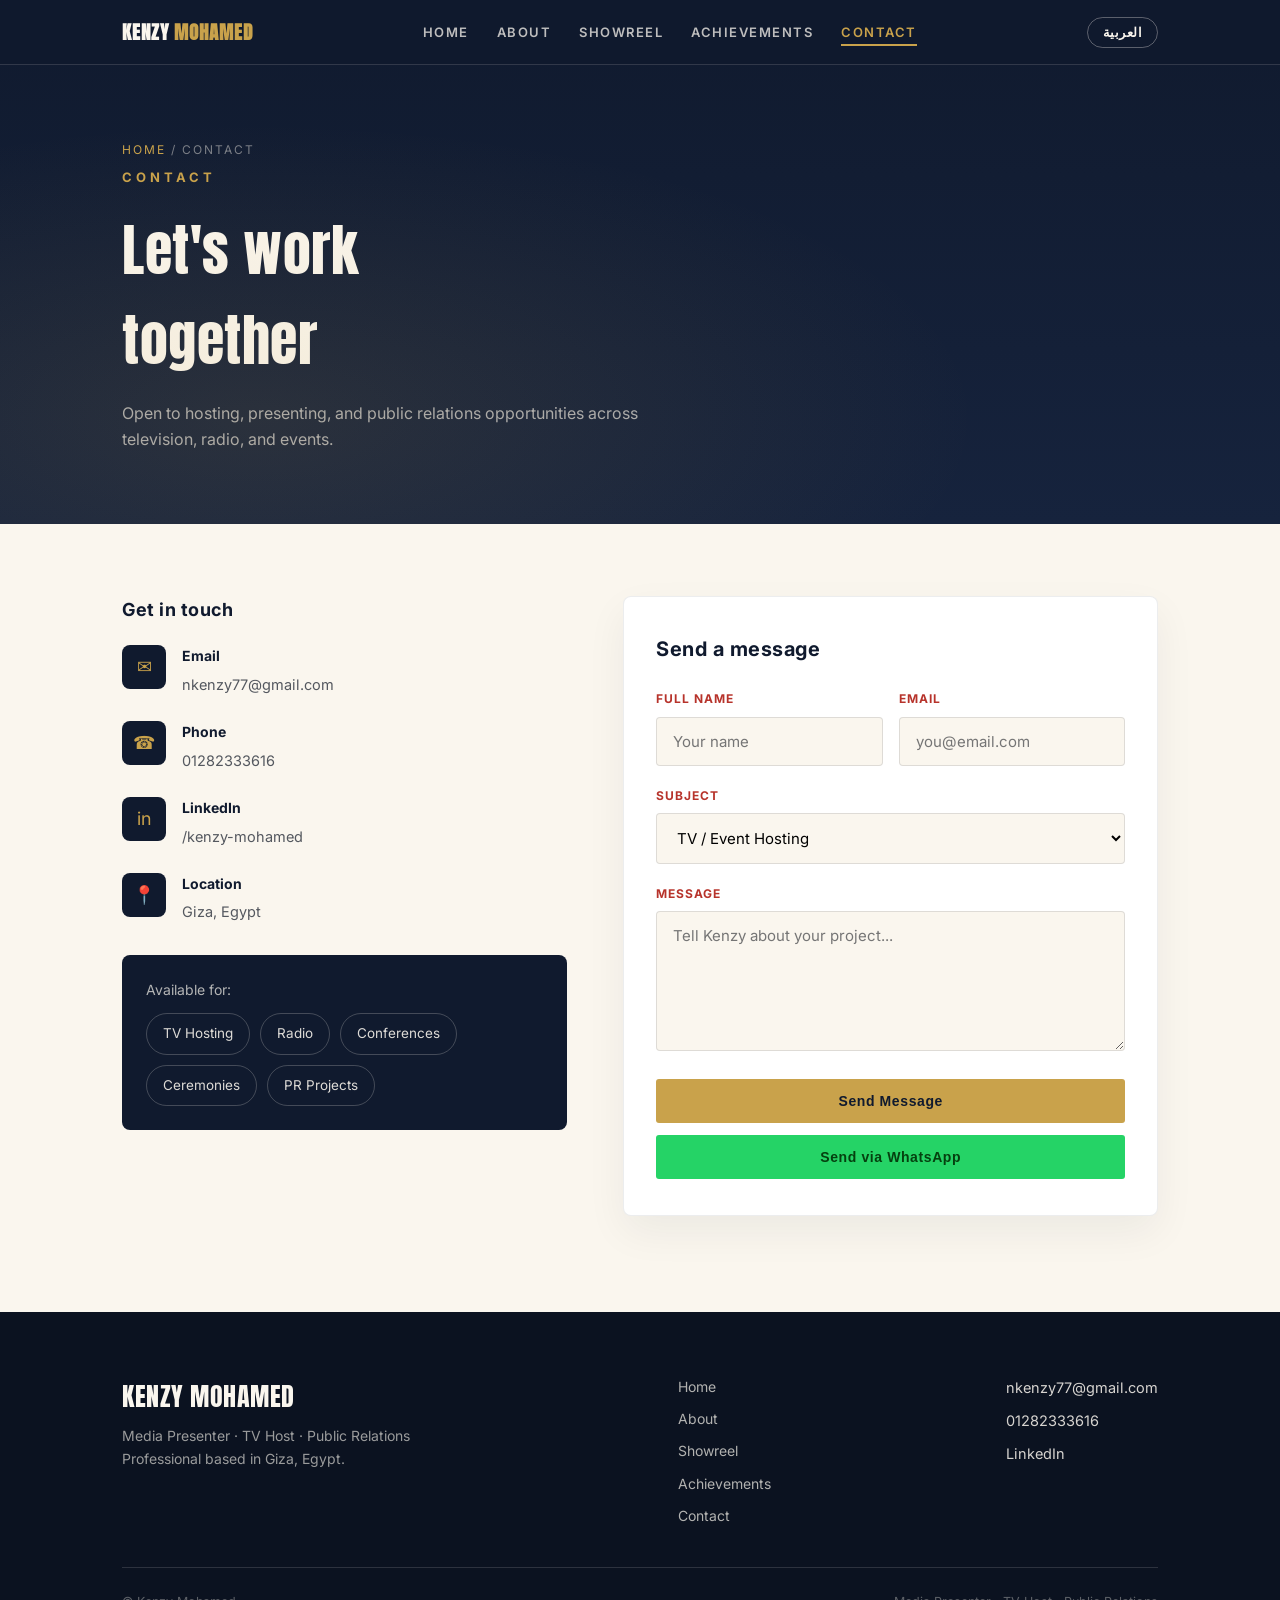
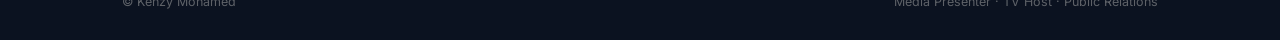
<file: contact.html>
﻿<!DOCTYPE html>
<html lang="en">
<head>
<meta charset="UTF-8">
<meta name="viewport" content="width=device-width, initial-scale=1.0">
<title data-i18n="contact.metaTitle">Contact — Kenzy Mohamed</title>
<meta name="description" content="Get in touch with Kenzy Mohamed for hosting, presenting, and public relations opportunities." data-i18n-content="contact.metaDesc">
<link rel="preconnect" href="https://fonts.googleapis.com">
<link href="https://fonts.googleapis.com/css2?family=Alexandria:wght@400;500;600;700;800;900&family=Anton&family=Inter:wght@400;500;600;700;800&family=Zilla+Slab:ital@0;1&family=Cairo:wght@400;600;700;800&family=Tajawal:wght@400;500;700;900&display=swap" rel="stylesheet">
<link rel="stylesheet" href="css/style.css">
</head>
<body data-page="contact">

<div class="preloader" aria-hidden="true">
  <div class="preloader-logo" data-i18n-html="common.logo">KENZY <span>MOHAMED</span></div>
  <div class="preloader-bar"><span></span></div>
</div>

<nav class="nav">
  <div class="wrap">
    <a href="index.html" class="nav-logo" data-i18n-html="common.logo">KENZY <span>MOHAMED</span></a>
    <div class="nav-links" id="navLinks">
      <a href="index.html" data-i18n="nav.home">Home</a>
      <a href="about.html" data-i18n="nav.about">About</a>
      <a href="showreel.html" data-i18n="nav.showreel">Showreel</a>
      <a href="achievements.html" data-i18n="nav.achievements">Achievements</a>
      <a href="contact.html" data-i18n="nav.contact">Contact</a>
    </div>
    <div class="nav-controls">
      <button class="lang-toggle" id="langToggle" type="button" aria-label="Switch language">العربية</button>
      <button class="nav-toggle" id="navToggle" aria-label="Toggle menu">☰</button>
    </div>
  </div>
</nav>

<header class="page-hero">
  <div class="wrap">
    <div class="breadcrumb reveal reveal-up"><a href="index.html" data-i18n="nav.home">Home</a> / <span data-i18n="contact.breadcrumb">Contact</span></div>
    <span class="eyebrow reveal reveal-up" data-delay="50" data-i18n="common.contactEyebrow">Contact</span>
    <h1 class="reveal reveal-up" data-delay="100" data-i18n-html="contact.heroH1">Let's work<br>together</h1>
    <p class="reveal reveal-up" data-delay="180" data-i18n="contact.heroP">Open to hosting, presenting, and public relations opportunities across television, radio, and events.</p>
  </div>
</header>

<section class="light" style="padding-top:72px;">
  <div class="wrap contact-grid">
    <div class="contact-info reveal reveal-left">
      <h3 data-i18n="contact.getInTouchHeading">Get in touch</h3>
      <div class="contact-item">
        <div class="contact-icon">✉</div>
        <div>
          <h4 data-i18n="contact.emailLabel">Email</h4>
          <a href="mailto:nkenzy77@gmail.com">nkenzy77@gmail.com</a>
        </div>
      </div>
      <div class="contact-item">
        <div class="contact-icon">☎</div>
        <div>
          <h4 data-i18n="contact.phoneLabel">Phone</h4>
          <a href="tel:+201282333616">01282333616</a>
        </div>
      </div>
      <div class="contact-item">
        <div class="contact-icon">in</div>
        <div>
          <h4 data-i18n="contact.linkedinLabel">LinkedIn</h4>
          <a href="https://linkedin.com/in/kenzy-mohamed-aa17b4229" target="_blank" rel="noopener">/kenzy-mohamed</a>
        </div>
      </div>
      <div class="contact-item">
        <div class="contact-icon">📍</div>
        <div>
          <h4 data-i18n="contact.locationLabel">Location</h4>
          <p data-i18n="contact.locationVal">Giza, Egypt</p>
        </div>
      </div>
      <div style="margin-top:32px;padding:24px;background:var(--navy);border-radius:8px;color:var(--cream);">
        <p style="font-size:14px;color:rgba(250,246,238,0.7);margin-bottom:12px;" data-i18n="contact.availableFor">Available for:</p>
        <div class="pill-group">
          <span class="pill" data-i18n="contact.pillTvHosting">TV Hosting</span>
          <span class="pill" data-i18n="contact.pillRadio">Radio</span>
          <span class="pill" data-i18n="contact.pillConferences">Conferences</span>
          <span class="pill" data-i18n="contact.pillCeremonies">Ceremonies</span>
          <span class="pill" data-i18n="contact.pillPrProjects">PR Projects</span>
        </div>
      </div>
    </div>

    <div class="contact-form reveal reveal-right" data-delay="150">
      <h3 data-i18n="contact.formHeading">Send a message</h3>
      <div class="form-success" role="alert" data-i18n="contact.formSuccess"></div>
      <form id="contactForm" novalidate>
        <div class="form-row">
          <div class="form-group">
            <label for="name" data-i18n="contact.formName">Full Name</label>
            <input type="text" id="name" name="name" placeholder="Your name" data-i18n-placeholder="contact.formNamePh" required>
          </div>
          <div class="form-group">
            <label for="email" data-i18n="contact.formEmail">Email</label>
            <input type="email" id="email" name="email" placeholder="you@email.com" data-i18n-placeholder="contact.formEmailPh" required>
          </div>
        </div>
        <div class="form-group">
          <label for="subject" data-i18n="contact.formSubject">Subject</label>
          <select id="subject" name="subject">
            <option value="hosting" data-i18n="contact.formSubjectHosting">TV / Event Hosting</option>
            <option value="radio" data-i18n="contact.formSubjectRadio">Radio Presenting</option>
            <option value="pr" data-i18n="contact.formSubjectPR">Public Relations</option>
          </select>
        </div>
        <div class="form-group">
          <label for="message" data-i18n="contact.formMessage">Message</label>
          <textarea id="message" name="message" placeholder="Tell Kenzy about your project..." data-i18n-placeholder="contact.formMessagePh" required></textarea>
        </div>
        <button type="submit" class="btn btn-solid" style="width:100%;justify-content:center;border:none;cursor:pointer;" data-i18n="contact.formSend">Send Message</button>
        <button type="button" id="waButton" class="btn btn-whatsapp" style="width:100%;justify-content:center;border:none;cursor:pointer;margin-top:12px;" data-i18n="contact.formWhatsapp">Send via WhatsApp</button>
      </form>
    </div>
  </div>
</section>

<footer class="footer">
  <div class="wrap">
    <div class="footer-top">
      <div class="footer-brand">
        <h2 data-i18n="common.logoPlain">KENZY MOHAMED</h2>
        <p data-i18n="footer.tagline">Media Presenter · TV Host · Public Relations Professional based in Giza, Egypt.</p>
      </div>
      <div class="footer-links">
        <a href="index.html" data-i18n="nav.home">Home</a>
        <a href="about.html" data-i18n="nav.about">About</a>
        <a href="showreel.html" data-i18n="nav.showreel">Showreel</a>
        <a href="achievements.html" data-i18n="nav.achievements">Achievements</a>
        <a href="contact.html" data-i18n="nav.contact">Contact</a>
      </div>
      <div class="footer-contact">
        <a href="mailto:nkenzy77@gmail.com">nkenzy77@gmail.com</a>
        <a href="tel:+201282333616">01282333616</a>
        <a href="https://linkedin.com/in/kenzy-mohamed-aa17b4229" target="_blank" rel="noopener">LinkedIn</a>
      </div>
    </div>
    <div class="footer-bottom">
      <span data-i18n="footer.copy">© Kenzy Mohamed</span>
      <span data-i18n="footer.tagShort">Media Presenter · TV Host · Public Relations</span>
    </div>
  </div>
</footer>

<button class="back-top" aria-label="Back to top">↑</button>
<script src="js/main.js"></script>
<script src="js/i18n.js"></script>
</body>
</html>
</file>
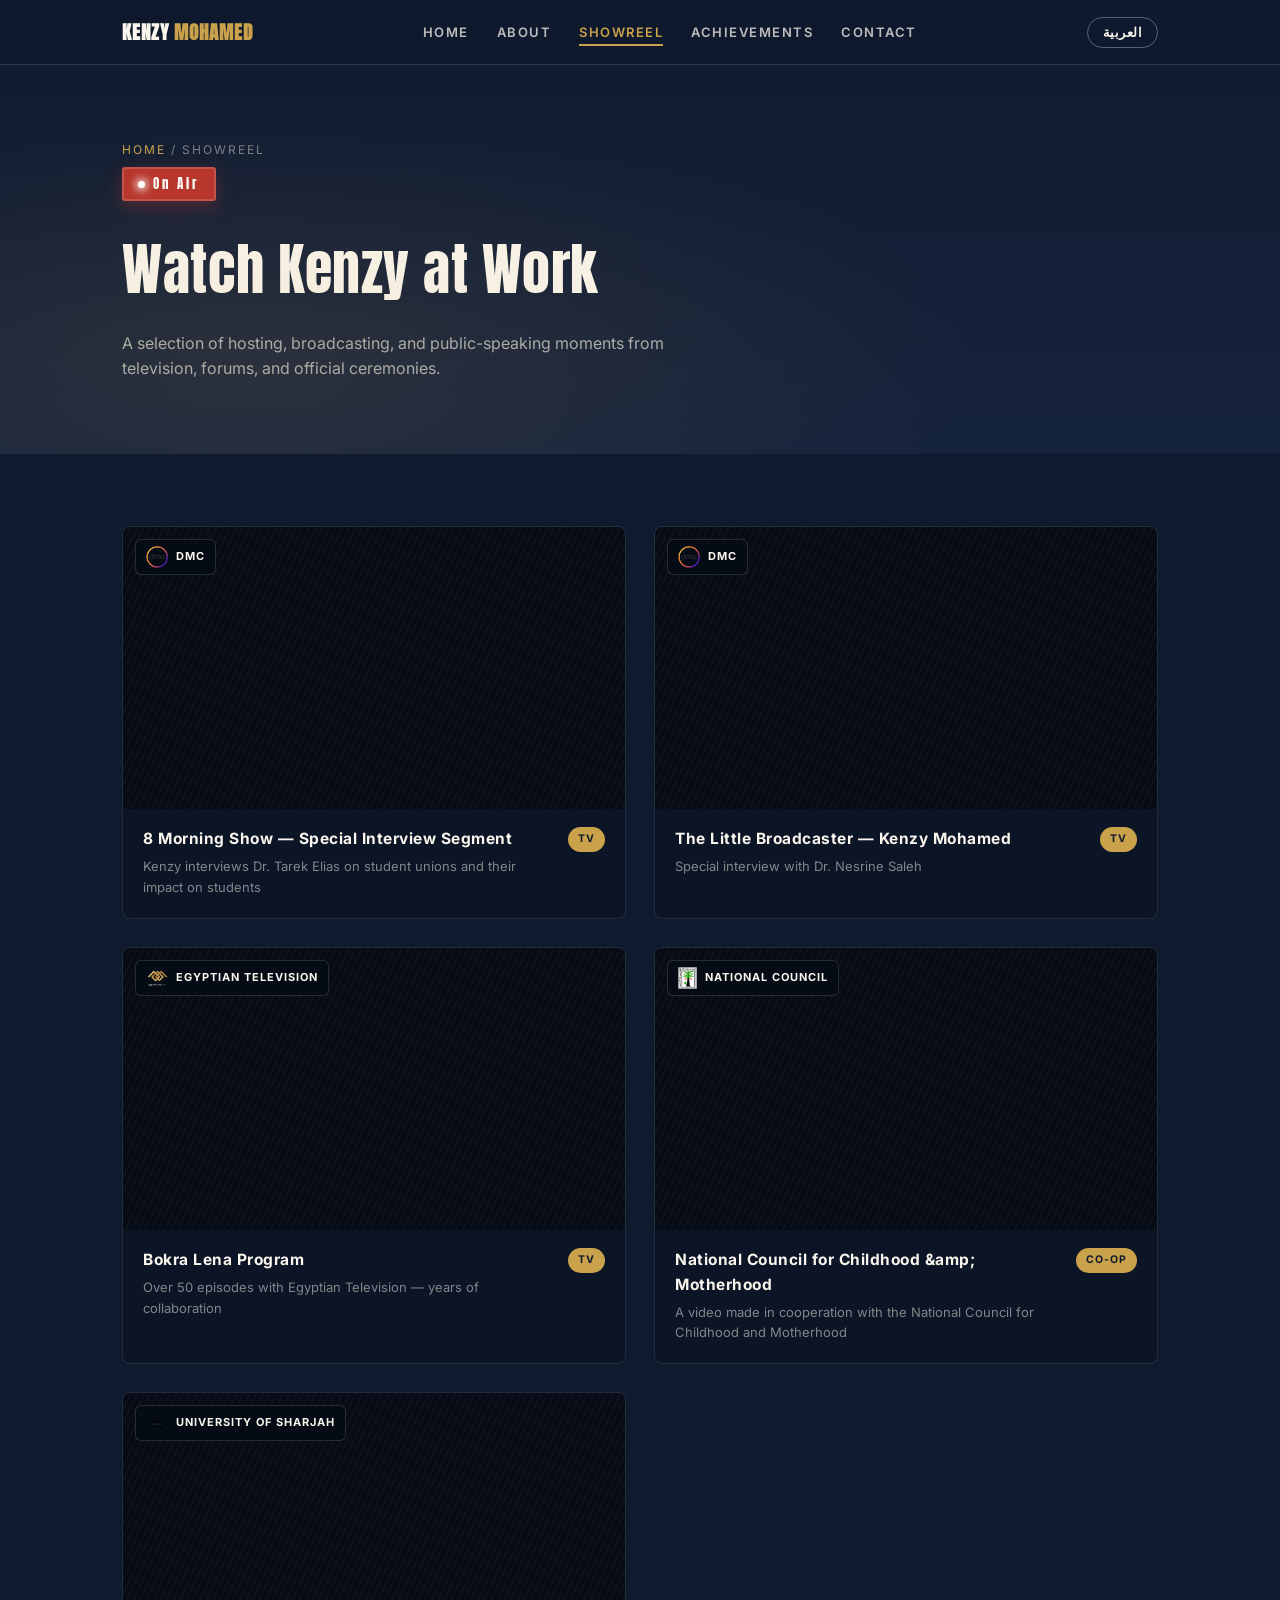
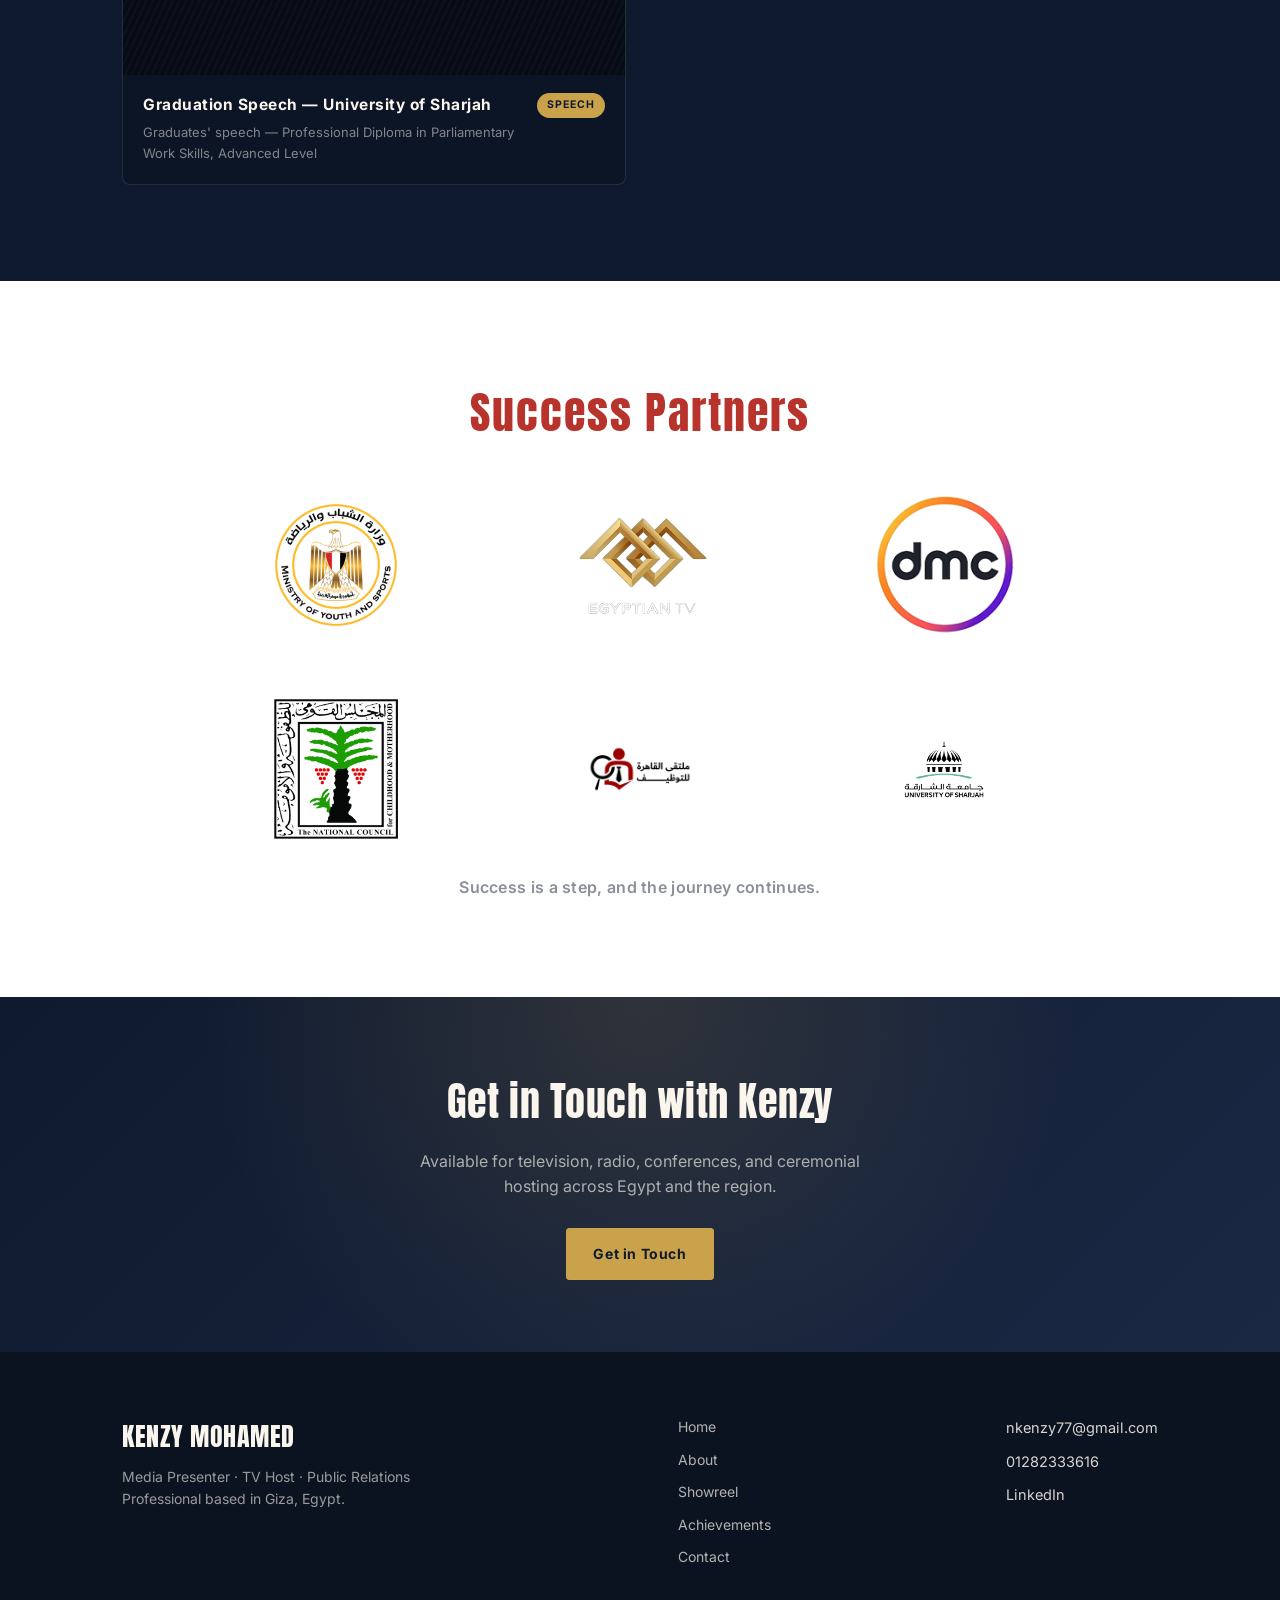
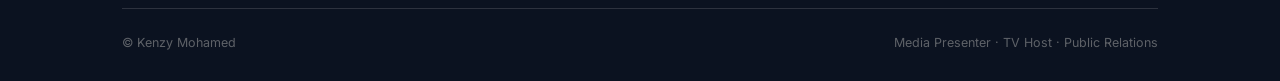
<file: showreel.html>
﻿<!DOCTYPE html>
<html lang="en">
<head>
<meta charset="UTF-8">
<meta name="viewport" content="width=device-width, initial-scale=1.0">
<title data-i18n="showreel.metaTitle">Showreel — Kenzy Mohamed</title>
<meta name="description" content="Watch Kenzy Mohamed in action — TV hosting, forum sessions, and ceremonial coverage." data-i18n-content="showreel.metaDesc">
<link rel="preconnect" href="https://fonts.googleapis.com">
<link href="https://fonts.googleapis.com/css2?family=Alexandria:wght@400;500;600;700;800;900&family=Anton&family=Inter:wght@400;500;600;700;800&family=Zilla+Slab:ital@0;1&family=Cairo:wght@400;600;700;800&family=Tajawal:wght@400;500;700;900&display=swap" rel="stylesheet">
<link rel="stylesheet" href="css/style.css">
</head>
<body data-page="showreel">

<div class="preloader" aria-hidden="true">
  <div class="preloader-logo" data-i18n-html="common.logo">KENZY <span>MOHAMED</span></div>
  <div class="preloader-bar"><span></span></div>
</div>

<nav class="nav">
  <div class="wrap">
    <a href="index.html" class="nav-logo" data-i18n-html="common.logo">KENZY <span>MOHAMED</span></a>
    <div class="nav-links" id="navLinks">
      <a href="index.html" data-i18n="nav.home">Home</a>
      <a href="about.html" data-i18n="nav.about">About</a>
      <a href="showreel.html" data-i18n="nav.showreel">Showreel</a>
      <a href="achievements.html" data-i18n="nav.achievements">Achievements</a>
      <a href="contact.html" data-i18n="nav.contact">Contact</a>
    </div>
    <div class="nav-controls">
      <button class="lang-toggle" id="langToggle" type="button" aria-label="Switch language">العربية</button>
      <button class="nav-toggle" id="navToggle" aria-label="Toggle menu">☰</button>
    </div>
  </div>
</nav>

<header class="page-hero">
  <div class="wrap">
    <div class="breadcrumb reveal reveal-up"><a href="index.html" data-i18n="nav.home">Home</a> / <span data-i18n="showreel.breadcrumb">Showreel</span></div>
    <span class="onair reveal reveal-up" data-delay="50" style="margin-bottom:12px;" data-i18n="common.onair">On Air</span>
    <h1 class="reveal reveal-up" data-delay="100" data-i18n="showreel.heroH1">Watch Kenzy in Action</h1>
    <p class="reveal reveal-up" data-delay="180" data-i18n="showreel.heroP">A selection of hosting, broadcasting, and public-speaking moments from television, forums, and official ceremonies.</p>
  </div>
</header>

<section class="dark" style="padding-top:72px;">
  <div class="wrap">
    <div class="video-grid">

      <div class="video-card reveal reveal-up" data-delay="0">
        <div class="video-frame">
          <div class="video-channel">
            <img src="assets/logos/dmc.png" alt="DMC" onerror="this.style.display='none'">
            <span>DMC</span>
          </div>
          <iframe src="https://www.youtube.com/embed/a9ezrN0AweE?start=3131&amp;end=4227" title="8 Morning Show — Kenzy Hosts a Special Interview" loading="lazy" allowfullscreen></iframe>
        </div>
        <div class="video-meta">
          <div><h3 data-i18n="video.v1t">8 Morning Show — Special Interview Segment</h3><p data-i18n="video.v1d">Kenzy interviews Dr. Tarek Elias on student unions and their impact on students</p></div>
          <span class="video-tag" data-i18n="video.v1g">TV</span>
        </div>
      </div>

      <div class="video-card reveal reveal-up" data-delay="200">
        <div class="video-frame">
          <div class="video-channel">
            <img src="assets/logos/dmc.png" alt="DMC" onerror="this.style.display='none'">
            <span>DMC</span>
          </div>
          <iframe src="https://www.youtube.com/embed/eiO5q1cohUQ" title="The Little Broadcaster — Kenzy Mohamed" loading="lazy" allowfullscreen></iframe>
        </div>
        <div class="video-meta">
          <div><h3 data-i18n="video.v2t">The Little Broadcaster — Kenzy Mohamed</h3><p data-i18n="video.v2d">Special interview with Dr. Nesrine Saleh — DMC</p></div>
          <span class="video-tag" data-i18n="video.v2g">TV</span>
        </div>
      </div>

      <div class="video-card reveal reveal-up" data-delay="300">
        <div class="video-frame">
          <div class="video-channel">
            <img src="assets/logos/التلفيزيون المصري.webp" alt="Egyptian Television" onerror="this.style.display='none'">
            <span data-i18n="video.v4ch">Egyptian Television</span>
          </div>
          <iframe src="https://www.youtube.com/embed/0RQ9aA21-9s" title="Bokra Lena Program" loading="lazy" allowfullscreen></iframe>
        </div>
        <div class="video-meta">
          <div><h3 data-i18n="video.v4t">Bokra Lena Program</h3><p data-i18n="video.v4d">Over 50 episodes with Egyptian Television — years of collaboration</p></div>
          <span class="video-tag" data-i18n="video.v4g">TV</span>
        </div>
      </div>

      <div class="video-card reveal reveal-up" data-delay="0">
        <div class="video-frame">
          <div class="video-channel">
            <img src="assets/logos/المجلس القومي للمراة.png" alt="National Council for Childhood &amp; Motherhood" onerror="this.style.display='none'">
            <span data-i18n="video.v5ch">National Council</span>
          </div>
          <iframe src="https://www.youtube.com/embed/KfqIBdkQGtI" title="National Council for Childhood and Motherhood" loading="lazy" allowfullscreen></iframe>
        </div>
        <div class="video-meta">
          <div><h3 data-i18n="video.v5t">National Council for Childhood &amp; Motherhood</h3><p data-i18n="video.v5d">A video made in cooperation with the National Council</p></div>
          <span class="video-tag" data-i18n="video.v5g">Co-op</span>
        </div>
      </div>

      <div class="video-card reveal reveal-up" data-delay="100">
        <div class="video-frame">
          <div class="video-channel">
            <img src="assets/logos/جامعة الشارقة.webp" alt="University of Sharjah" onerror="this.style.display='none'">
            <span data-i18n="video.v6ch">University of Sharjah</span>
          </div>
          <iframe src="https://www.youtube.com/embed/OLZQ6YrqJqE" title="Graduation Speech — University of Sharjah" loading="lazy" allowfullscreen></iframe>
        </div>
        <div class="video-meta">
          <div><h3 data-i18n="video.v6t">Graduation Speech — University of Sharjah</h3><p data-i18n="video.v6d">Graduates' speech, Professional Diploma in Parliamentary Work Skills — Advanced Level</p></div>
          <span class="video-tag" data-i18n="video.v6g">Speech</span>
        </div>
      </div>

    </div>
  </div>
</section>

<section class="partners" style="background:#fff;">
  <div class="wrap">
    <div class="section-head center">
      <h2 class="partners-title" data-i18n="showreel.partnersEyebrow">شركاء النجاح</h2>
    </div>
    <div class="partners-grid">
      <div class="partner-logo">
        <img src="assets/logos/وزارة الشباب والرياضة.png" alt="Ministry of Youth and Sports">
      </div>
      <div class="partner-logo">
        <img src="assets/logos/التلفيزيون المصري.webp" alt="Egyptian Television">
      </div>
      <div class="partner-logo">
        <img src="assets/logos/dmc.png" alt="DMC">
      </div>
      <div class="partner-logo">
        <img src="assets/logos/المجلس القومي للمراة.png" alt="National Council for Childhood and Motherhood">
      </div>
      <div class="partner-logo">
        <img src="assets/logos/ملتقى القاهرة للتوظيف.jpg" alt="Cairo Job Fair">
      </div>
      <div class="partner-logo">
        <img src="assets/logos/جامعة الشارقة.webp" alt="University of Sharjah">
      </div>
    </div>
    <p class="partners-more" data-i18n="showreel.partnersMore">النجاح خطوة، والطريق مستمر.</p>
  </div>
</section>

<section class="cta-band">
  <div class="wrap reveal reveal-scale">
    <h2 data-i18n="showreel.ctaHeading">Interested in booking Kenzy?</h2>
    <p data-i18n="showreel.ctaDesc">Available for television, radio, conferences, and ceremonial hosting across Egypt and the region.</p>
    <a href="contact.html" class="btn btn-solid" data-i18n="showreel.ctaButton">Get in Touch</a>
  </div>
</section>

<footer class="footer">
  <div class="wrap">
    <div class="footer-top">
      <div class="footer-brand">
        <h2 data-i18n="common.logoPlain">KENZY MOHAMED</h2>
        <p data-i18n="footer.tagline">Media Presenter · TV Host · Public Relations Professional based in Giza, Egypt.</p>
      </div>
      <div class="footer-links">
        <a href="index.html" data-i18n="nav.home">Home</a>
        <a href="about.html" data-i18n="nav.about">About</a>
        <a href="showreel.html" data-i18n="nav.showreel">Showreel</a>
        <a href="achievements.html" data-i18n="nav.achievements">Achievements</a>
        <a href="contact.html" data-i18n="nav.contact">Contact</a>
      </div>
      <div class="footer-contact">
        <a href="mailto:nkenzy77@gmail.com">nkenzy77@gmail.com</a>
        <a href="tel:+201282333616">01282333616</a>
        <a href="https://linkedin.com/in/kenzy-mohamed-aa17b4229" target="_blank" rel="noopener">LinkedIn</a>
      </div>
    </div>
    <div class="footer-bottom">
      <span data-i18n="footer.copy">© Kenzy Mohamed</span>
      <span data-i18n="footer.tagShort">Media Presenter · TV Host · Public Relations</span>
    </div>
  </div>
</footer>

<button class="back-top" aria-label="Back to top">↑</button>
<script src="js/main.js"></script>
<script src="js/i18n.js"></script>
</body>
</html>
</file>
<file: css/style.css>
:root{
  --navy:#101A2E;
  --navy-2:#16233D;
  --gold:#C9A24B;
  --cream:#FAF6EE;
  --charcoal:#22252B;
  --red:#B7332B;
  --line: rgba(250,246,238,0.14);
}
*{margin:0;padding:0;box-sizing:border-box;}
html{scroll-behavior:smooth;}
body{
  font-family:'Inter',sans-serif;
  background:var(--cream);
  color:var(--charcoal);
  line-height:1.6;
  overflow-x:hidden;
}
body.loaded{overflow-x:hidden;}
h1,h2,h3,.display{
  font-family:'Anton',sans-serif;
  font-weight:400;
  letter-spacing:0.5px;
}
a{color:inherit;text-decoration:none;}
.wrap{max-width:1100px;margin:0 auto;padding:0 32px;}
img{max-width:100%;display:block;}

/* Preloader */
.preloader{
  position:fixed;inset:0;z-index:9999;
  background:var(--navy);
  display:flex;align-items:center;justify-content:center;
  flex-direction:column;gap:20px;
  transition:opacity .5s ease, visibility .5s ease;
}
.preloader.hide{opacity:0;visibility:hidden;pointer-events:none;}
.preloader-logo{
  font-family:'Anton',sans-serif;
  font-size:28px;color:var(--cream);letter-spacing:2px;
  font-weight:700;
}
.preloader-logo span{color:var(--gold);}
.preloader-bar{
  width:120px;height:3px;background:rgba(250,246,238,0.15);
  border-radius:2px;overflow:hidden;
}
.preloader-bar span{
  display:block;height:100%;width:0;
  background:var(--gold);
  animation:loadBar 1.2s ease-in-out infinite;
}
@keyframes loadBar{
  0%{width:0;margin-left:0;}
  50%{width:100%;margin-left:0;}
  100%{width:0;margin-left:100%;}
}

/* On-Air badge */
.onair{
  display:inline-flex;align-items:center;gap:8px;
  background:var(--red);color:#fff;
  font-family:'Anton',sans-serif;
  font-size:13px;letter-spacing:3px;
  padding:7px 16px 6px;border-radius:3px;
  box-shadow:0 0 0 2px rgba(255,255,255,0.15) inset, 0 6px 18px rgba(183,51,43,0.35);
}
.onair::before{
  content:"";width:7px;height:7px;border-radius:50%;
  background:#fff;box-shadow:0 0 8px 2px #fff;
  animation:blink 1.6s infinite ease-in-out;
}
@keyframes blink{0%,100%{opacity:1;}50%{opacity:.35;}}

/* NAV */
.nav{
  position:fixed;top:0;left:0;right:0;z-index:50;
  background:rgba(16,26,46,0.92);
  backdrop-filter:blur(6px);
  border-bottom:1px solid var(--line);
  transition:background .3s, box-shadow .3s, padding .3s;
}
.nav.scrolled{
  background:rgba(16,26,46,0.98);
  box-shadow:0 8px 32px rgba(0,0,0,0.25);
}
.nav .wrap{display:flex;align-items:center;justify-content:space-between;height:64px;}
.nav-logo{font-family:'Anton',sans-serif;color:var(--cream);font-size:19px;letter-spacing:1px;font-weight:700;}
.nav-logo span{color:var(--gold);}
.nav-links{display:flex;gap:28px;}
.nav-links a{
  color:rgba(250,246,238,0.75);
  font-size:13px;letter-spacing:1.5px;
  text-transform:uppercase;font-weight:600;
  transition:color .2s;
  position:relative;
}
.nav-links a::after{
  content:"";position:absolute;bottom:-4px;left:0;width:0;height:2px;
  background:var(--gold);transition:width .3s ease;
}
.nav-links a:hover,.nav-links a.active{color:var(--gold);}
.nav-links a.active::after,.nav-links a:hover::after{width:100%;}
.nav-toggle{display:none;background:none;border:none;color:var(--cream);font-size:24px;cursor:pointer;}
.nav-controls{display:flex;align-items:center;gap:14px;}
.lang-toggle{
  background:transparent;border:1px solid rgba(250,246,238,0.32);
  color:var(--cream);font-family:'Inter',sans-serif;font-size:12.5px;font-weight:700;
  letter-spacing:0.5px;padding:7px 15px;border-radius:20px;cursor:pointer;
  transition:border-color .2s,color .2s,background .2s,transform .2s;
}
.lang-toggle:hover{border-color:var(--gold);color:var(--gold);transform:translateY(-1px);}

@media (max-width:720px){
  .nav-links{
    position:absolute;top:64px;left:0;right:0;
    background:var(--navy);flex-direction:column;
    padding:18px 32px 28px;display:none;
    border-bottom:1px solid var(--line);
  }
  .nav-links.open{display:flex;}
  .nav-toggle{display:block;}
  .lang-toggle{font-size:11.5px;padding:6px 12px;}
}

/* HERO */
.hero{
  background:
    radial-gradient(ellipse at 75% 20%, rgba(201,162,75,0.16), transparent 55%),
    linear-gradient(180deg, var(--navy) 0%, var(--navy-2) 100%);
  color:var(--cream);
  padding:158px 0 96px;
  position:relative;overflow:hidden;
  min-height:92vh;
  display:flex;align-items:center;
}
.hero::after{
  content:"كنزي محمد";
  position:absolute;right:-10px;top:40%;
  transform:translateY(-50%);
  font-size:220px;font-family:'Alexandria','Cairo',sans-serif;
  font-weight:900;color:rgba(250,246,238,0.045);
  white-space:nowrap;pointer-events:none;line-height:1;
  transition:transform .1s linear;
}
.hero-grid{
  display:grid;grid-template-columns:1.35fr 0.85fr;
  gap:56px;align-items:center;
  position:relative;z-index:2;width:100%;
}
.eyebrow{
  display:block;font-size:13px;letter-spacing:4px;
  text-transform:uppercase;color:var(--gold);
  font-weight:700;margin-bottom:18px;
}
.hero h1{font-size:clamp(44px,7vw,84px);line-height:1.1;color:var(--cream);font-weight:800;}
.hero h1 em{font-style:normal;color:var(--gold);}
.hero-title{
  margin-top:18px;font-size:17px;font-weight:600;
  color:rgba(250,246,238,0.82);letter-spacing:0.4px;
}
.hero-title span{color:var(--gold);margin:0 8px;}
.hero-tagline{
  margin-top:22px;max-width:520px;
  font-size:16px;color:rgba(250,246,238,0.68);
}
.hero-cta{margin-top:36px;display:flex;gap:16px;flex-wrap:wrap;align-items:center;}
.btn{
  display:inline-flex;align-items:center;gap:8px;
  padding:14px 26px;font-size:14px;font-weight:700;
  letter-spacing:0.6px;border-radius:3px;
  border:1.5px solid var(--gold);
  transition:transform .2s, background .2s, color .2s, box-shadow .2s;
}
.btn-solid{background:var(--gold);color:var(--navy);}
.btn-solid:hover{transform:translateY(-2px);background:#dcb75d;box-shadow:0 8px 24px rgba(201,162,75,0.35);}
.btn-ghost{color:var(--cream);border-color:rgba(250,246,238,0.4);}
.btn-ghost:hover{border-color:var(--gold);color:var(--gold);transform:translateY(-2px);}
.btn-whatsapp{background:#25D366;color:#05400f;border-color:#25D366;}
.btn-whatsapp:hover{transform:translateY(-2px);background:#1fb457;color:#fff;box-shadow:0 8px 24px rgba(37,211,102,0.35);}

.hero-photo-wrap{position:relative;display:flex;justify-content:center;}
.hero-photo-ring{
  position:relative;width:280px;height:280px;
  border-radius:50%;padding:8px;
  background:conic-gradient(from 220deg, var(--gold), transparent 30%, transparent 70%, var(--gold));
  transition:transform .15s ease-out;
}
.hero-photo-ring img{
  width:100%;height:100%;border-radius:50%;
  object-fit:cover;border:5px solid var(--navy-2);
}
.hero-photo-tag{
  position:absolute;bottom:6px;left:50%;
  transform:translateX(-50%);
  background:var(--navy);border:1px solid var(--gold);
  color:var(--gold);font-size:11px;letter-spacing:2px;
  padding:5px 14px;border-radius:20px;
  white-space:nowrap;font-weight:700;
}

/* Page hero (inner pages) */
.page-hero{
  background:linear-gradient(180deg, var(--navy) 0%, var(--navy-2) 100%);
  color:var(--cream);padding:140px 0 72px;
  position:relative;overflow:hidden;
}
.page-hero::before{
  content:"";position:absolute;inset:0;
  background:radial-gradient(ellipse at 20% 80%, rgba(201,162,75,0.12), transparent 50%);
  pointer-events:none;
}
.page-hero h1{font-size:clamp(36px,5vw,56px);margin-top:12px;}
.page-hero p{max-width:560px;margin-top:16px;color:rgba(250,246,238,0.65);font-size:16px;}
.breadcrumb{
  font-size:12px;letter-spacing:2px;text-transform:uppercase;
  color:rgba(250,246,238,0.45);margin-bottom:8px;
}
.breadcrumb a{color:var(--gold);transition:opacity .2s;}
.breadcrumb a:hover{opacity:.8;}

@media (max-width:860px){
  .hero-grid{grid-template-columns:1fr;text-align:center;}
  .hero-cta{justify-content:center;}
  .hero-tagline{margin-left:auto;margin-right:auto;}
  .hero-photo-wrap{order:-1;}
  .hero::after{display:none;}
  .hero{min-height:auto;padding-top:120px;}
}

section{padding:96px 0;}
.section-head{margin-bottom:48px;max-width:640px;}
.section-head .eyebrow{color:var(--red);}
.light .section-head .eyebrow{color:var(--red);}
.dark .section-head .eyebrow{color:var(--gold);}
.section-head h2{font-size:clamp(30px,4vw,44px);}
.section-head.center{text-align:center;margin-left:auto;margin-right:auto;}
.light{background:var(--cream);color:var(--charcoal);}
.dark{background:var(--navy);color:var(--cream);}

/* Stats */
.stats-row{
  display:grid;grid-template-columns:repeat(4,1fr);
  gap:24px;margin-top:-48px;position:relative;z-index:10;
}
.stat-card{
  background:#fff;border-radius:8px;padding:28px 24px;text-align:center;
  border:1px solid rgba(16,26,46,0.08);
  box-shadow:0 16px 40px rgba(16,26,46,0.08);
  transition:transform .3s, box-shadow .3s;
}
.stat-card:hover{transform:translateY(-4px);box-shadow:0 20px 48px rgba(16,26,46,0.12);}
.stat-card .num{
  font-family:'Alexandria','Cairo',sans-serif;font-size:42px;font-weight:800;
  color:var(--gold);line-height:1;margin-bottom:8px;
}
.stat-card .label{font-size:13px;color:#54585f;font-weight:600;letter-spacing:0.5px;}

@media (max-width:760px){.stats-row{grid-template-columns:repeat(2,1fr);margin-top:32px;}}

/* ABOUT */
.about-grid{display:grid;grid-template-columns:1.5fr 1fr;gap:64px;}
.about-grid p{font-size:16.5px;color:#3a3d42;margin-bottom:16px;}
.fact-card{
  background:#fff;border:1px solid rgba(16,26,46,0.08);
  border-left:4px solid var(--gold);border-radius:6px;
  padding:26px 24px;box-shadow:0 10px 30px rgba(16,26,46,0.05);
}
.fact-row{
  display:flex;gap:14px;padding:11px 0;
  border-bottom:1px solid rgba(16,26,46,0.08);font-size:14.5px;
}
.fact-row:last-child{border-bottom:none;}
.fact-row .k{
  width:96px;flex-shrink:0;color:var(--red);
  font-weight:700;font-size:11px;letter-spacing:1.5px;
  text-transform:uppercase;padding-top:2px;
}
.fact-row a:hover{color:var(--gold);}

@media (max-width:760px){.about-grid{grid-template-columns:1fr;}}

/* VIDEOS */
.video-grid{display:grid;grid-template-columns:repeat(2,1fr);gap:28px;}
@media (max-width:760px){.video-grid{grid-template-columns:1fr;}}
.video-card{
  background:#0C1526;border:1px solid rgba(250,246,238,0.1);
  border-radius:8px;overflow:hidden;
  transition:transform .3s, box-shadow .3s;
}
.video-card:hover{transform:translateY(-4px);box-shadow:0 16px 40px rgba(0,0,0,0.3);}
.video-frame{
  position:relative;aspect-ratio:16/9;
  background:repeating-linear-gradient(115deg, rgba(255,255,255,0.025) 0 2px, transparent 2px 6px), #060B15;
  display:flex;align-items:center;justify-content:center;
  cursor:pointer;
}
.video-frame iframe,.video-frame video{width:100%;height:100%;border:0;display:block;}
.video-channel{
  position:absolute;top:12px;left:12px;z-index:2;
  display:flex;align-items:center;gap:8px;
  background:rgba(6,11,21,0.82);
  border:1px solid rgba(250,246,238,0.14);
  border-radius:6px;padding:6px 10px;
  pointer-events:none;
}
.video-channel img{height:22px;width:auto;display:block;}
.video-channel span{font-size:11px;letter-spacing:1px;font-weight:700;text-transform:uppercase;color:var(--cream);}
html[dir="rtl"] .video-channel{left:auto;right:12px;}
.video-placeholder{text-align:center;color:rgba(250,246,238,0.55);padding:20px;}
.video-placeholder .play{
  width:56px;height:56px;border-radius:50%;
  border:2px solid var(--gold);
  display:flex;align-items:center;justify-content:center;
  margin:0 auto 14px;color:var(--gold);font-size:20px;
  transition:transform .3s, background .3s;
}
.video-card:hover .play{transform:scale(1.1);background:rgba(201,162,75,0.15);}
.video-placeholder .ph-label{font-size:12.5px;letter-spacing:1px;color:rgba(250,246,238,0.4);}
.video-meta{padding:18px 20px 20px;display:flex;justify-content:space-between;align-items:flex-start;gap:12px;}
.video-meta h3{font-family:'Inter',sans-serif;font-weight:700;font-size:15.5px;color:var(--cream);margin-bottom:4px;}
.video-meta p{font-size:13px;color:rgba(250,246,238,0.5);}
.video-tag{
  flex-shrink:0;font-size:10.5px;letter-spacing:1px;
  text-transform:uppercase;color:var(--navy);background:var(--gold);
  padding:4px 10px;border-radius:20px;font-weight:700;white-space:nowrap;
}

/* PARTNERS / logos */
.partners{padding:96px 0;}
.partners .section-head{margin-right:auto;margin-left:auto;}
.partners-title{
  font-family:'Anton',sans-serif;
  font-weight:400;
  font-size:clamp(11px,1.4vw,14px);
  color:var(--red);
  letter-spacing:2px;
  text-align:center;
}
.partners-grid{
  display:flex;flex-wrap:wrap;align-items:center;justify-content:center;
  gap:clamp(28px,5vw,64px);margin-top:16px;
}
.partner-logo{
  flex:0 1 auto;
  width:clamp(160px,22vw,240px);
  height:clamp(96px,13vw,140px);
  display:flex;align-items:center;justify-content:center;
}
.partner-logo img{
  max-width:100%;max-height:100%;width:auto;height:auto;
  object-fit:contain;
}
.partners-more{
  margin-top:36px;text-align:center;
  color:#8a8f98;font-weight:600;font-size:16px;letter-spacing:.3px;
}
@media (max-width:760px){
  .partners-grid{gap:20px;}
  .partner-logo{width:44%;}
}

/* ACHIEVEMENTS */
.highlight-grid{display:grid;grid-template-columns:repeat(auto-fit, minmax(230px,1fr));gap:22px;}
.highlight-card{
  background:#fff;border-radius:8px;padding:28px 24px;
  border:1px solid rgba(16,26,46,0.08);
  box-shadow:0 10px 30px rgba(16,26,46,0.05);
  transition:transform .3s, border-color .3s;
}
.highlight-card:hover{transform:translateY(-4px);border-color:var(--gold);}
.highlight-card .num{
  font-family:'Anton',sans-serif;font-size:34px;
  -webkit-text-stroke:1px var(--navy);color:transparent;
  margin-bottom:10px;display:block;
}
.highlight-card h3{font-family:'Inter',sans-serif;font-weight:700;font-size:16px;margin-bottom:8px;color:var(--navy);}
.highlight-card p{font-size:14px;color:#54585f;}

/* Timeline */
.timeline{position:relative;padding-left:32px;}
.timeline::before{
  content:"";position:absolute;left:8px;top:0;bottom:0;width:2px;
  background:linear-gradient(180deg, var(--gold), rgba(201,162,75,0.2));
}
.timeline-item{position:relative;padding-bottom:40px;}
.timeline-item:last-child{padding-bottom:0;}
.timeline-item::before{
  content:"";position:absolute;left:-28px;top:6px;
  width:12px;height:12px;border-radius:50%;
  background:var(--gold);border:3px solid var(--navy);
  box-shadow:0 0 0 4px rgba(201,162,75,0.2);
}
.timeline-year{
  font-family:'Anton',sans-serif;font-size:14px;
  color:var(--gold);letter-spacing:2px;margin-bottom:6px;
}
.timeline-item h3{font-family:'Inter',sans-serif;font-weight:700;font-size:17px;color:var(--cream);margin-bottom:6px;}
.timeline-item p{font-size:14.5px;color:rgba(250,246,238,0.6);max-width:520px;}

/* SKILLS */
.skill-cols{display:grid;grid-template-columns:1fr 1fr;gap:48px;}
@media (max-width:700px){.skill-cols{grid-template-columns:1fr;}}
.skill-cols h3{
  font-family:'Inter',sans-serif;font-weight:700;
  font-size:12.5px;letter-spacing:2px;text-transform:uppercase;
  color:var(--gold);margin-bottom:18px;
}
.pill-group{display:flex;flex-wrap:wrap;gap:10px;}
.pill{
  border:1px solid rgba(250,246,238,0.22);
  padding:9px 16px;border-radius:24px;
  font-size:13.5px;color:rgba(250,246,238,0.88);
  transition:background .2s, border-color .2s, transform .2s;
}
.pill:hover{background:rgba(201,162,75,0.12);border-color:var(--gold);transform:translateY(-2px);}

.skill-bar-wrap{margin-bottom:20px;}
.skill-bar-wrap .label{display:flex;justify-content:space-between;font-size:13.5px;margin-bottom:8px;color:rgba(250,246,238,0.85);}
.skill-bar{height:6px;background:rgba(250,246,238,0.1);border-radius:3px;overflow:hidden;}
.skill-bar span{
  display:block;height:100%;width:0;
  background:linear-gradient(90deg, var(--gold), #dcb75d);
  border-radius:3px;transition:width 1.2s cubic-bezier(0.22,1,0.36,1);
}

/* CTA band */
.cta-band{
  background:linear-gradient(135deg, var(--navy) 0%, #1a2844 100%);
  color:var(--cream);padding:72px 0;text-align:center;
  position:relative;overflow:hidden;
}
.cta-band::before{
  content:"";position:absolute;inset:0;
  background:radial-gradient(circle at 50% 0%, rgba(201,162,75,0.15), transparent 60%);
}
.cta-band .wrap{position:relative;z-index:1;}
.cta-band h2{font-size:clamp(28px,4vw,40px);margin-bottom:16px;}
.cta-band p{color:rgba(250,246,238,0.65);margin-bottom:28px;max-width:480px;margin-left:auto;margin-right:auto;}

/* Contact */
.contact-grid{display:grid;grid-template-columns:1fr 1.2fr;gap:56px;align-items:start;}
.contact-info h3{font-family:'Inter',sans-serif;font-weight:700;font-size:18px;color:var(--navy);margin-bottom:20px;}
.contact-item{display:flex;gap:16px;margin-bottom:24px;align-items:flex-start;}
.contact-icon{
  width:44px;height:44px;border-radius:8px;
  background:var(--navy);color:var(--gold);
  display:flex;align-items:center;justify-content:center;
  font-size:18px;flex-shrink:0;
}
.contact-item h4{font-family:'Inter',sans-serif;font-weight:700;font-size:14px;color:var(--navy);margin-bottom:4px;}
.contact-item p,.contact-item a{font-size:14.5px;color:#54585f;}
.contact-item a:hover{color:var(--gold);}

.contact-form{
  background:#fff;border-radius:8px;padding:36px 32px;
  border:1px solid rgba(16,26,46,0.08);
  box-shadow:0 16px 40px rgba(16,26,46,0.06);
}
.contact-form h3{font-family:'Inter',sans-serif;font-weight:700;font-size:20px;color:var(--navy);margin-bottom:24px;}
.form-group{margin-bottom:20px;}
.form-group label{display:block;font-size:12px;font-weight:700;letter-spacing:1px;text-transform:uppercase;color:var(--red);margin-bottom:8px;}
.form-group input,.form-group textarea,.form-group select{
  width:100%;padding:14px 16px;
  border:1px solid rgba(16,26,46,0.12);border-radius:4px;
  font-family:'Inter',sans-serif;font-size:15px;
  background:var(--cream);transition:border-color .2s, box-shadow .2s;
}
.form-group input:focus,.form-group textarea:focus,.form-group select:focus{
  outline:none;border-color:var(--gold);box-shadow:0 0 0 3px rgba(201,162,75,0.15);
}
.form-group textarea{min-height:140px;resize:vertical;}
.form-row{display:grid;grid-template-columns:1fr 1fr;gap:16px;}
.form-success{
  display:none;padding:14px 18px;background:rgba(201,162,75,0.15);
  border:1px solid var(--gold);border-radius:4px;
  color:var(--navy);font-size:14px;margin-bottom:16px;
}
.form-success.show{display:block;}

@media (max-width:760px){
  .contact-grid{grid-template-columns:1fr;}
  .form-row{grid-template-columns:1fr;}
}

/* FOOTER */
.footer{background:#0B1220;color:rgba(250,246,238,0.6);padding:64px 0 28px;}
.footer-top{display:flex;justify-content:space-between;align-items:flex-start;flex-wrap:wrap;gap:32px;padding-bottom:40px;border-bottom:1px solid var(--line);}
.footer-brand h2{color:var(--cream);font-size:26px;margin-bottom:8px;}
.footer-brand p{max-width:320px;font-size:14px;}
.footer-links{display:flex;flex-direction:column;gap:10px;}
.footer-links a{font-size:14px;color:rgba(250,246,238,0.7);transition:color .2s;}
.footer-links a:hover{color:var(--gold);}
.footer-contact{display:flex;flex-direction:column;gap:10px;}
.footer-contact a{font-size:14.5px;color:rgba(250,246,238,0.85);}
.footer-contact a:hover{color:var(--gold);}
.footer-bottom{padding-top:24px;font-size:12.5px;display:flex;justify-content:space-between;flex-wrap:wrap;gap:10px;color:rgba(250,246,238,0.35);}

/* Back to top */
.back-top{
  position:fixed;bottom:28px;right:28px;z-index:40;
  width:44px;height:44px;border-radius:4px;
  background:var(--gold);color:var(--navy);border:none;
  font-size:18px;cursor:pointer;
  display:flex;align-items:center;justify-content:center;
  opacity:0;visibility:hidden;transform:translateY(12px);
  transition:opacity .3s, visibility .3s, transform .3s, background .2s;
  box-shadow:0 4px 16px rgba(201,162,75,0.4);
}
.back-top.show{opacity:1;visibility:visible;transform:translateY(0);}
.back-top:hover{background:#dcb75d;}

/* Scroll reveal animations */
.reveal{
  opacity:0;
  transition:opacity .7s cubic-bezier(0.22,1,0.36,1), transform .7s cubic-bezier(0.22,1,0.36,1);
}
.reveal-up{transform:translateY(36px);}
.reveal-down{transform:translateY(-36px);}
.reveal-left{transform:translateX(-40px);}
.reveal-right{transform:translateX(40px);}
.reveal-scale{transform:scale(0.92);}
.reveal.revealed{opacity:1;transform:none;}

/* Interactive tap animation (JS adds/releases .is-tapping) */
.tap-card{
  transition:transform .22s cubic-bezier(.34,1.56,.64,1), box-shadow .22s ease, border-color .22s ease;
  transform-origin:center;
  cursor:pointer;
  touch-action:manipulation;
}
.tap-card:active,.tap-card.is-tapping{transform:scale(.94);box-shadow:0 12px 34px rgba(16,26,46,0.14);}
.btn.is-tapping,.contact-icon.is-tapping{transform:scale(.92) !important;}
.onair.is-tapping{transform:scale(.9) !important;}
@keyframes popIn{0%{transform:scale(.9);}55%{transform:scale(1.06);}100%{transform:scale(1);}}
.pop-in{animation:popIn .45s cubic-bezier(.34,1.56,.64,1);}

/* Hero entrance (JS adds .hero-in) */
.hero-in .eyebrow,.hero-in h1,.hero-in .hero-title,.hero-in .hero-tagline,.hero-in .hero-cta,.hero-in .hero-photo-wrap{
  opacity:0;transform:translateY(24px);
  animation:heroIn .8s cubic-bezier(0.22,1,0.36,1) forwards;
}
.hero-in .eyebrow{animation-delay:.1s;}
.hero-in h1{animation-delay:.2s;}
.hero-in .hero-title{animation-delay:.35s;}
.hero-in .hero-tagline{animation-delay:.45s;}
.hero-in .hero-cta{animation-delay:.55s;}
.hero-in .hero-photo-wrap{animation-delay:.3s;}
@keyframes heroIn{to{opacity:1;transform:translateY(0);}}

.text-link{
  display:inline-flex;align-items:center;gap:8px;
  font-weight:700;font-size:14px;color:var(--red);
  letter-spacing:0.5px;margin-top:20px;
  transition:gap .2s, color .2s;
}
.text-link:hover{gap:12px;color:var(--gold);}
.dark .text-link{color:var(--gold);}
.dark .text-link:hover{color:#dcb75d;}

::selection{background:var(--gold);color:var(--navy);}
:focus-visible{outline:2px solid var(--gold);outline-offset:3px;}

@media (prefers-reduced-motion: reduce){
  *,.reveal,.hero-in *{animation:none !important;transition:none !important;}
  .reveal{opacity:1;transform:none;}
}

/* ============================================================
   RTL / Egyptian Arabic support
   ============================================================ */
html[dir="rtl"] body{
  font-family:'Tajawal','Inter',sans-serif;
}
html[dir="rtl"] h1,
html[dir="rtl"] h2,
html[dir="rtl"] h3,
html[dir="rtl"] .display,
html[dir="rtl"] .nav-logo,
html[dir="rtl"] .preloader-logo,
html[dir="rtl"] .onair,
html[dir="rtl"] .timeline-year,
html[dir="rtl"] .stat-card .num,
html[dir="rtl"] .highlight-card .num,
html[dir="rtl"] .partners-title,
html[dir="rtl"] .partners .section-head h2{
  font-family:'Alexandria','Cairo',Tajawal,sans-serif;
  letter-spacing:normal;
  font-weight:800;
}
html[dir="rtl"] .eyebrow,
html[dir="rtl"] .nav-links a,
html[dir="rtl"] .breadcrumb,
html[dir="rtl"] .video-tag,
html[dir="rtl"] .fact-row .k,
html[dir="rtl"] .skill-cols h3,
html[dir="rtl"] .form-group label,
html[dir="rtl"] .hero-title,
html[dir="rtl"] .hero-photo-tag,
html[dir="rtl"] .lang-toggle,
html[dir="rtl"] .onair{
  letter-spacing:normal;
}

/* Nav language toggle spacing already handled by flex gap; keep icon side sane */
html[dir="rtl"] .nav-toggle{transform:scaleX(-1);}

/* Fact card accent border flips to the reading-start side */
html[dir="rtl"] .fact-card{border-left:none;border-right:4px solid var(--gold);}

/* Nav underline grows from the correct side */
html[dir="rtl"] .nav-links a::after{left:auto;right:0;}

/* Timeline rail sits on the right in RTL */
html[dir="rtl"] .timeline{padding-left:0;padding-right:32px;}
html[dir="rtl"] .timeline::before{left:auto;right:8px;}
html[dir="rtl"] .timeline-item::before{left:auto;right:-28px;}

/* Decorative giant watermark name in the hero already reads in Arabic by design */

@media (max-width:720px){
  html[dir="rtl"] .nav-links{left:0;right:0;}
}

/* ── Mobile performance & smoothness ── */
@media (max-width:760px){
  section{padding:60px 0;}
  .section-head{margin-bottom:32px;}
  .hero{padding-top:104px;}
  .page-hero{padding-top:110px;}
  .stat-card{padding:20px 12px;}
  .stat-card .num{font-size:34px;}
  .video-grid{gap:18px;}
  .about-grid{gap:36px;}
  .nav .wrap{height:58px;}
  .hero-photo-ring{width:220px;height:220px;}

  /* cheaper shadows on phones = smoother scroll */
  .stat-card,.highlight-card,.video-card,.fact-card,.timeline-item{
    box-shadow:0 6px 18px rgba(16,26,46,0.08);
  }

  /* kill the 300ms tap delay & default highlight */
  .btn,.nav-links a,.lang-toggle,.nav-toggle,.video-frame,.pill,.contact-item,a{
    -webkit-tap-highlight-color:transparent;
    touch-action:manipulation;
  }
}

/* Cap animation complexity on low-end phones */
@media (max-width:760px) and (prefers-reduced-motion: no-preference){
  .hero-in .eyebrow,.hero-in h1,.hero-in .hero-title,.hero-in .hero-tagline,.hero-in .hero-cta,.hero-in .hero-photo-wrap{
    animation-duration:.45s;
  }
  .reveal{transition-duration:.4s;}
}
</file>
